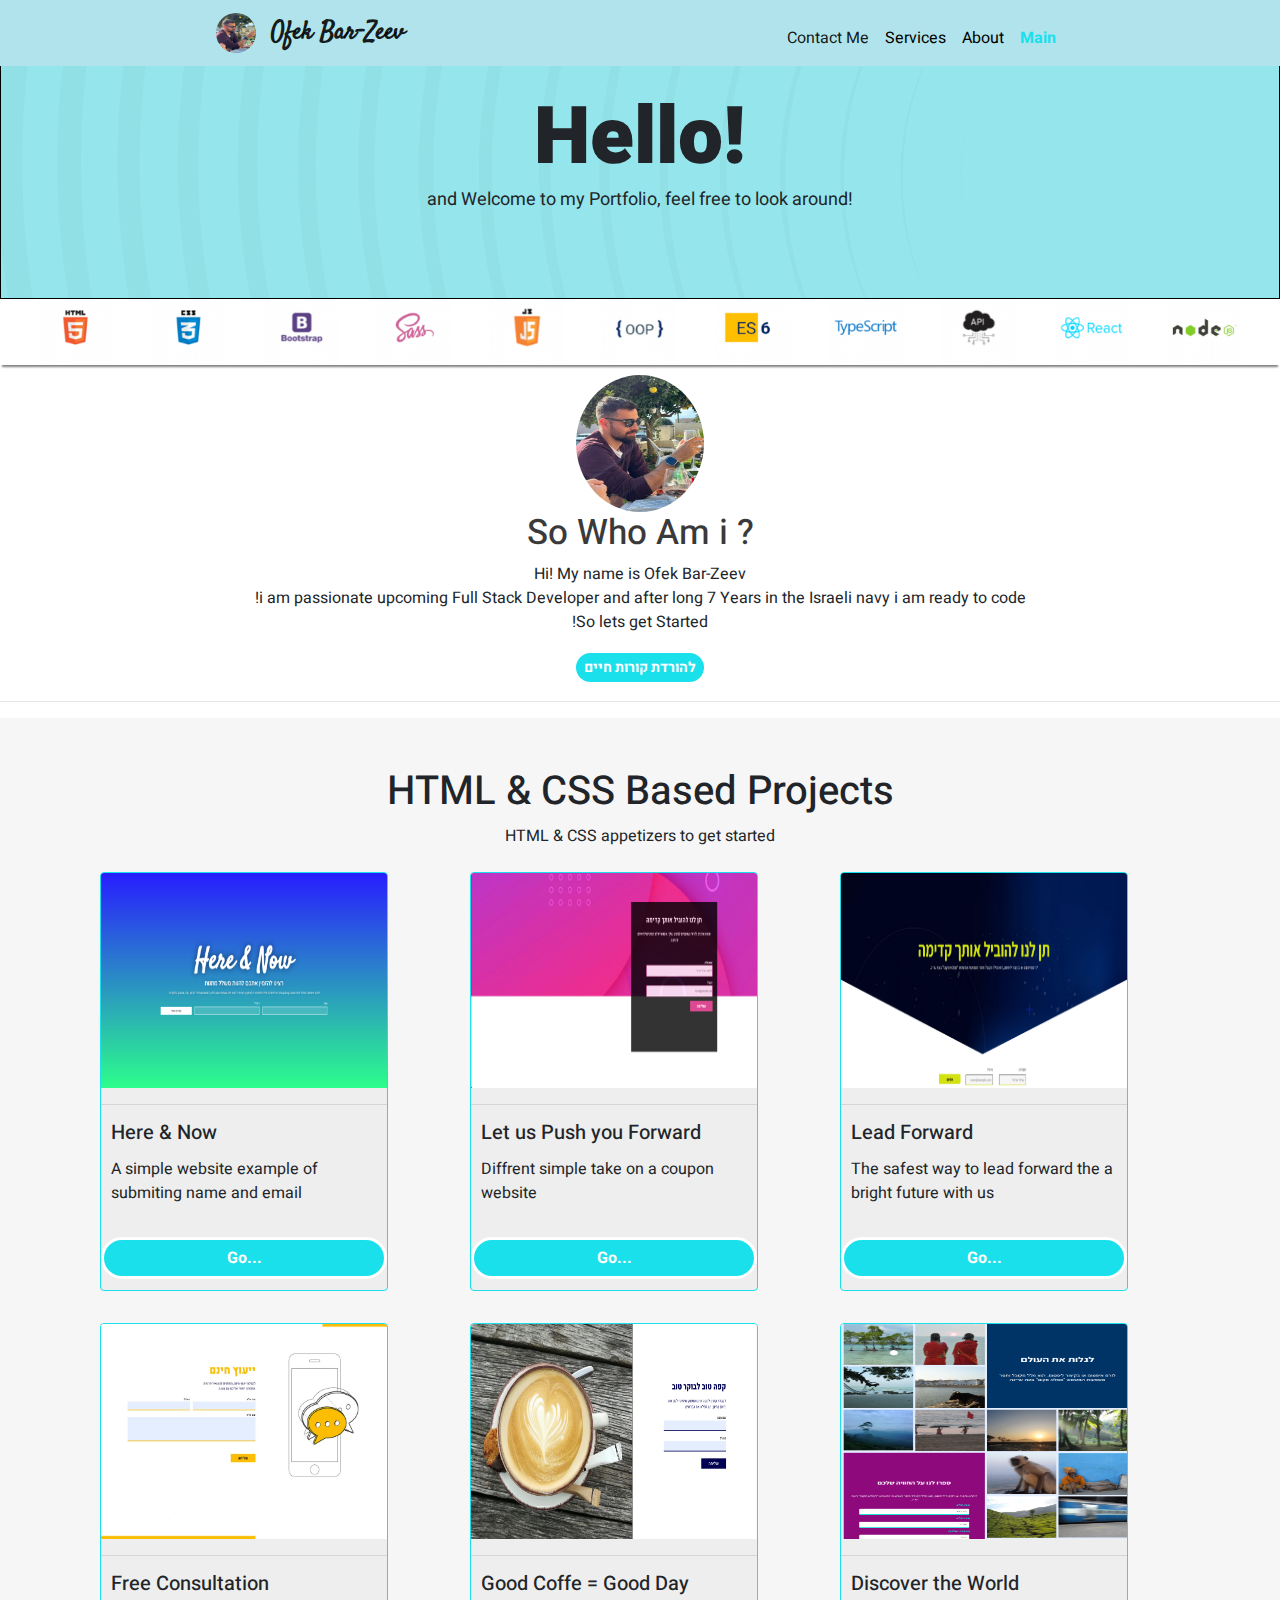
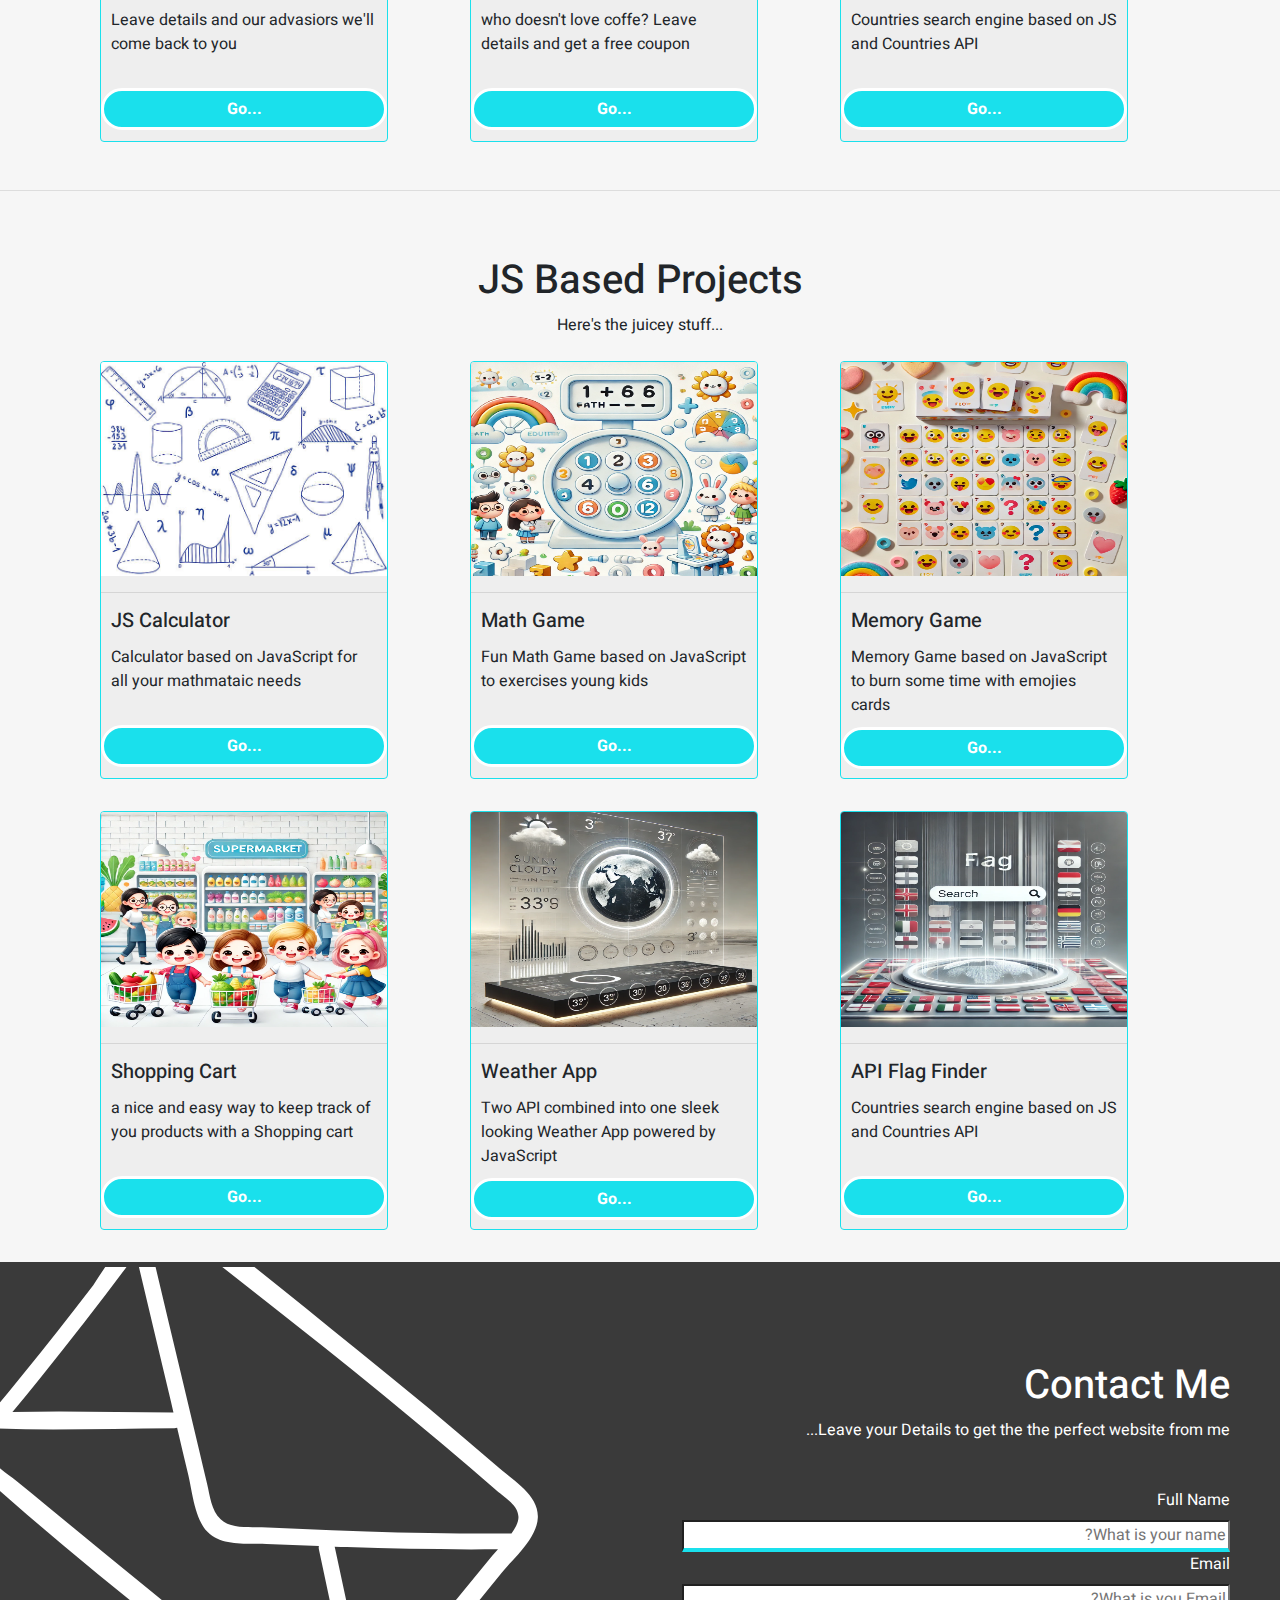
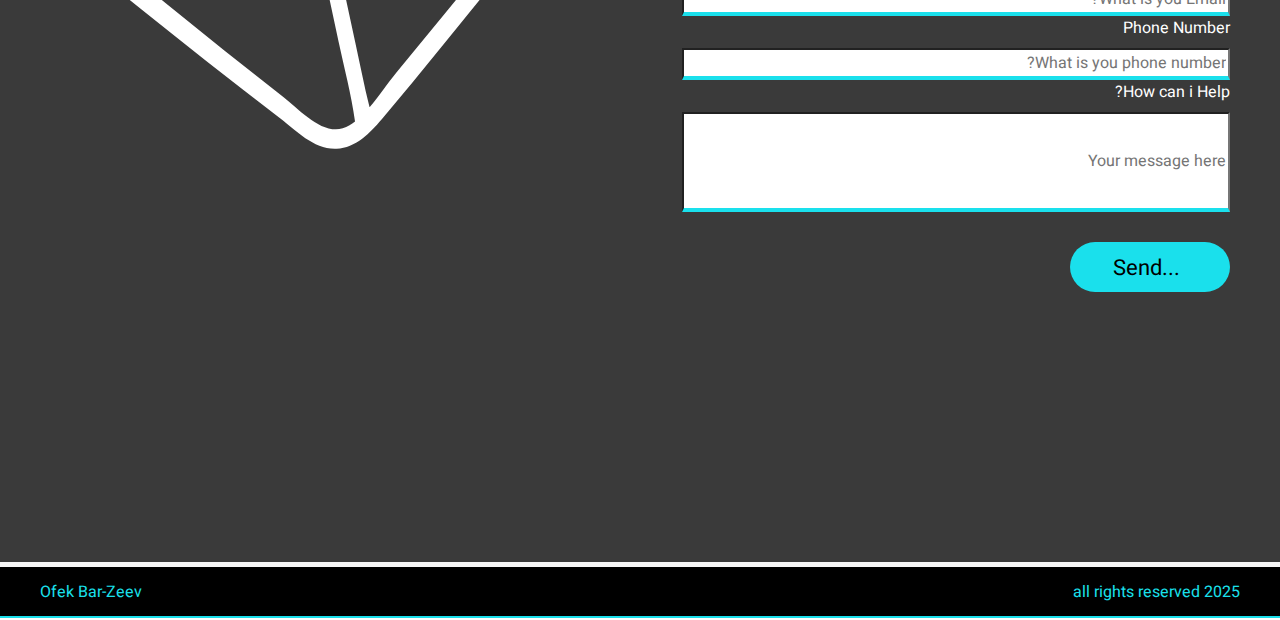
<file: index.html>
<!DOCTYPE html>
<html lang="en">

<head>
  <meta charset="UTF-8">
  <meta name="viewport" content="width=device-width, initial-scale=1.0">
  <title>Ofek Bar-Zeev Portfolio</title>
  <link rel="icon" href="path/to/favicon.ico">
  <link href="https://stackpath.bootstrapcdn.com/bootstrap/4.5.2/css/bootstrap.min.css" rel="stylesheet">
  <link rel="preconnect" href="https://fonts.googleapis.com">
  <link rel="preconnect" href="https://fonts.gstatic.com" crossorigin>
  <link href="https://fonts.googleapis.com/css2?family=Playwrite+PE:wght@100..400&family=Satisfy&display=swap"
    rel="stylesheet">
  <link rel="stylesheet" href="style/style.css">
</head>

<body>

  <nav class="navbar fixed-top navbar-expand-lg navbar-light">
    <a class="navbar-brand  " id="nav-left" href="#">
      <img src="images/ofek.png" alt="logo of ofek bar-zeev">
      <span class="name">Ofek Bar-Zeev</span>
    </a>
    <button class="navbar-toggler" type="button" data-toggle="collapse" data-target="#navbarNav"
      aria-controls="navbarNav" aria-expanded="false" aria-label="Toggle navigation">
      <span class="navbar-toggler-icon"></span>
    </button>
    <div class="collapse navbar-collapse" id="navbarNav">
      <ul class="navbar-nav ml-auto links--">
        <li class="nav-item active">
          <a class="nav-link" href="#contact-me">Contact Me</a>
        </li>
        <li class="nav-item">
          <a class="nav-link" href="#gallery">Services</a>
        </li>
        <li class="nav-item">
          <a class="nav-link" href="#about">About</a>
        </li>
        <li class="nav-item">
          <a class="nav-link" id="main" href="#hero">Main</a>
        </li>
      </ul>
    </div>
  </nav>

  <script src="https://code.jquery.com/jquery-3.5.1.slim.min.js"></script>
  <script src="https://cdn.jsdelivr.net/npm/@popperjs/core@2.5.4/dist/umd/popper.min.js"></script>
  <script src="https://stackpath.bootstrapcdn.com/bootstrap/4.5.2/js/bootstrap.min.js"></script>







  <div class="hero-section" id="hero">
    <div class="bg-overlay"></div>
    <h1>Hello!</h1>
    <p>
       and Welcome to my Portfolio, feel free to look around!
      <br>
    </p>
  </div>


  <section class="icons" id="icons">
    <img src="images/img-HTML.png" width="75px" height="75px"></div>
    <img src="images/img-CSS.png" width="75px" height="75px"> </div>
    <img src="images/img-Bootstrap.png" width="75px" height="75px"> </div>
    <img src="images/img-SASS.png" width="75px" height="75px"> </div>
    <img src="images/img-JS.png" width="75px" height="75px"> </div>
    <img src="images/img-OOP.png" width="75px" height="75px"> </div>
    <img src="images/img-ES6.png" width="75px" height="75px"> </div>
    <img src="images/img-TypeScript.png" width="75px" height="75px"> </div>
    <img src="images/img-API.png" width="75px" height="75px"> </div>
    <img src="images/img-React.png" width="75px" height="75px"> </div>
    <img src="images/img-NodeJS.png" width="75px" height="75px"> </div>
  </section>


  <main id="about">
    <img id="profilePic" src="images/ofek.png" alt="תמונת פרופיל">
    <h2> ? So Who Am i</h2>
    <p>

      Hi! My name is Ofek Bar-Zeev
      <br>
      i am passionate upcoming Full Stack Developer and  after long 7 Years in the Israeli navy i am ready to code!
      <br>
      So lets get Started!

    </p>
    <a href="Ofek Bar-Zeev CV.pdf" type="button" class="btn btn-primary btn-sm" download>להורדת קורות חיים</a>
  </main>
  <hr>


  

    <section class="main-pg-pic" id="gallery">
      <div class="main-tag">
        <h1> HTML & CSS Based Projects</h1>
        <p> HTML & CSS appetizers to get started</p>
      </div>



      <!-- Here & Now -->
      <section class="container mx-auto mt-4 ">
        <section class="row">
          <div class="col-md-4">
            <div class="card" style="width: 18rem;">
              <img class="card-img-top" src="images/project-landing-page-1.PNG" alt="Card image cap">
              <div class="card-body-JS">
                <hr>
                <h5 class="card-title">Here & Now</h5>
                <p class="card-text">A simple website example of submiting name and email</p>
                <div class="btnContainerJS adjBtns" >
                  <a href="projects/project6/p6_landing.html" class="btn btn-primary" id="card-btn">Go...</a>
                </div>
              </div>
            </div>
          </div>
    


          <!-- Let us push you forward -->
          <div class="col-md-4">
            <div class="card" style="width: 18rem;">
              <img class="card-img-top" src="projects/project1/images/landingpic1.png" alt="Card image cap">
              <div class="card-body-JS">
                <hr>
                <h5 class="card-title">Let us Push you Forward</h5>
                <p class="card-text"> Diffrent simple take on a coupon website</p>
                <div class="btnContainerJS adjBtns" >
                  <a href="projects/project1/landing_page1.html" class="btn btn-primary" id="card-btn">Go...</a> 
                </div>
              </div>
            </div>
          </div>



          <!-- Let us LEAD you forward -->
          <div class="col-md-4">
            <div class="card" style="width: 18rem;">
              <img class="card-img-top" src="projects/project2/images/preview.png" alt="Card image cap">
              <div class="card-body-JS">
                <hr>
                <h5 class="card-title">Lead Forward</h5>
                <p class="card-text">The safest way to lead forward the a bright future with us </p>
                <div class="btnContainerJS adjBtns">
                  <a href="projects/project2/Landing_page2.html" class="btn btn-primary" id="card-btn">Go...</a>
                </div>
              </div>
            </div>
          </div>

          <!--free consultation  -->
          <div class="col-md-4">
            <div class="card" style="width: 18rem;">
              <img class="card-img-top" src="projects/project3/images/free counsol.jpg" alt="Card image cap">
              <div class="card-body-JS">
                <hr>
                <h5 class="card-title">Free Consultation</h5>
                <p class="card-text">Leave details and our advasiors we'll come back to you </p>
                <div class="btnContainerJS adjBtns">
                  <a href="projects/project3/p3_landing.html" class="btn btn-primary" id="card-btn">Go...</a>
                </div>
              </div>
            </div>
          </div>

          <!-- a Good coffe for Good Day -->
          <div class="col-md-4">
            <div class="card" style="width: 18rem;">
              <img class="card-img-top" src="projects/project4/images/pg-3.png" alt="Card image cap">
              <div class="card-body-JS">
                <hr>
                <h5 class="card-title">Good Coffe = Good Day</h5>
                <p class="card-text">who doesn't love coffe? Leave details and get a free coupon </p>
                <div class="btnContainerJS adjBtns">
                  <a href="projects/project4/p4_landing.html" class="btn btn-primary" id="card-btn">Go...</a>
                </div>
              </div>
            </div>
          </div>
          <!-- Discover the World -->
          <div class="col-md-4">
            <div class="card" style="width: 18rem;">
              <img class="card-img-top" src="projects/project5/images/preview.png" alt="Card image cap">
              <div class="card-body-JS">
                <hr>
                <h5 class="card-title">Discover the World</h5>
                <p class="card-text">Countries search engine based on JS and Countries API</p>
                <div class="btnContainerJS adjBtns">
                  <a href="projects/project5/p5_landing.html" class="btn btn-primary" id="card-btn">Go...</a>
                </div>
              </div>
            </div>
          </div>
          <hr>
        </section>
      </section>
      </div>
      <hr>
      







    <!-- JS Div Headline -->
    <section class="main-pg-pic" id="gallery">
      <div class="main-tag">
        <h1> JS Based Projects</h1>
        <p> Here's the juicey stuff...</p>
      </div>



      <!-- JS Calculator -->
      <section class="container mx-auto mt-4 ">
        <section class="row">
          <div class="col-md-4">
            <div class="card" style="width: 18rem;">
              <img class="card-img-top" src="images/Math.jpg" alt="Card image cap">
              <div class="card-body-JS">
                <hr>
                <h5 class="card-title">JS Calculator</h5>
                <p class="card-text">Calculator based on JavaScript for all your mathmataic needs</p>
                <div class="btnContainerJS adjBtns" >
                  <a href="projects/JS Projects/Calculator/Landing Page - Calculator/landing_page - Calc.html" class="btn btn-primary" id="card-btn">Go...</a>
                </div>
              </div>
            </div>
          </div>
    


          <!-- Math Game -->
          <div class="col-md-4">
            <div class="card" style="width: 18rem;">
              <img class="card-img-top" src="images/Math Game.jpg" alt="Card image cap">
              <div class="card-body-JS">
                <hr>
                <h5 class="card-title">Math Game</h5>
                <p class="card-text"> Fun Math Game based on JavaScript to exercises young kids</p>
                <div class="btnContainerJS adjBtns" >
                  <a href="projects/JS Projects/math game/Landing Page - Math Game/landing_page - Math Game.html" class="btn btn-primary" id="card-btn">Go...</a> 
                </div>
              </div>
            </div>
          </div>



          <!-- Memory Game -->
          <div class="col-md-4">
            <div class="card" style="width: 18rem;">
              <img class="card-img-top" src="images/memory game.jpg" alt="Card image cap">
              <div class="card-body-JS">
                <hr>
                <h5 class="card-title">Memory Game</h5>
                <p class="card-text">Memory Game based on JavaScript to burn some time with emojies cards</p>
                <div class="btnContainerJS">
                  <a href="projects/JS Projects/Memory Game/Landing Page - Memory Game/landing_page - Memory Game.html" class="btn btn-primary" id="card-btn">Go...</a>
                </div>
              </div>
            </div>
          </div>
          <!--Products Cart  -->
          <div class="col-md-4">
            <div class="card" style="width: 18rem;">
              <img class="card-img-top" src="images/shopping cart img.png" alt="Card image cap">
              <div class="card-body-JS">
                <hr>
                <h5 class="card-title">Shopping Cart</h5>
                <p class="card-text">a nice and easy way to keep track of you products with a Shopping cart</p>
                <div class="btnContainerJS adjBtns" >
                  <a href="projects/JS Projects/Products/Landing Page - Shopping Cart/landing_page - Shopping Cart.html" class="btn btn-primary" id="card-btn">Go...</a>
                </div>
              </div>
            </div>
          </div>

          <!-- weather app -->
          <div class="col-md-4">
            <div class="card" style="width: 18rem;">
              <img class="card-img-top" src="images/weather app app.png" alt="Card image cap">
              <div class="card-body-JS">
                <hr>
                <h5 class="card-title">Weather App</h5>
                <p class="card-text">Two API combined into one sleek looking Weather App powered by JavaScript </p>
                <div class="btnContainerJS">
                  <a href="projects/JS Projects/Weather App/Landing Page - Weather App/landing_page - Weather App.html" class="btn btn-primary" id="card-btn">Go...</a>
                </div>
              </div>
            </div>
          </div>
          <!-- Flag Finder -->
          <div class="col-md-4">
            <div class="card" style="width: 18rem;">
              <img class="card-img-top" src="images/world flags thumbnail.png" alt="Card image cap">
              <div class="card-body-JS">
                <hr>
                <h5 class="card-title">API Flag Finder</h5>
                <p class="card-text">Countries search engine based on JS and Countries API</p>
                <div class="btnContainerJS adjBtns">
                  <a href="projects/JS Projects/World Flags/Landing Page - Flag Finder/landing_page - Flag Finder.html" class="btn btn-primary" id="card-btn">Go...</a>
                </div>
              </div>
            </div>
          </div>
          <hr>
        </section>
      </section>
      </div>
      

      <form>
        <div class="main-bg-form7" id="contact-me">
          <div class="h1-p-form">
            <h1> Contact Me</h1>
            <p>Leave your Details to get the the perfect website from me...</p>
          </div>
          <div class="final-form-1">
            <label for="text"> Full Name</label>
            <input type="text" class="final-input" id="text" placeholder="What is your name?" required>
            <label for="email">Email</label>
            <input type="email" class="final-input" id="email" autocomplete="on" placeholder="What is you Email?" required>
            <label for="phone">Phone Number</label>
            <input type="number" class="final-input" id="phone" autocomplete="on" placeholder="What is you phone number?" required>
            <label for="message"> How can i Help?</label>
            <input type="text" class="final-input-last" id="message" placeholder="Your message here" required>
            <button type="submit" value="submit" class="last-btn">...Send</button>
            <div class="envelop-img">
              <img src="images/contact_us.png" alt="envolope">
            </div>
          </div>
        </div>
      </form>
      

      <footer>
        <div class="down">
          <p>Ofek Bar-Zeev</p>
          <p>all rights reserved 2025</p>
        </div>
      </footer>


</body>

</html>
</file>
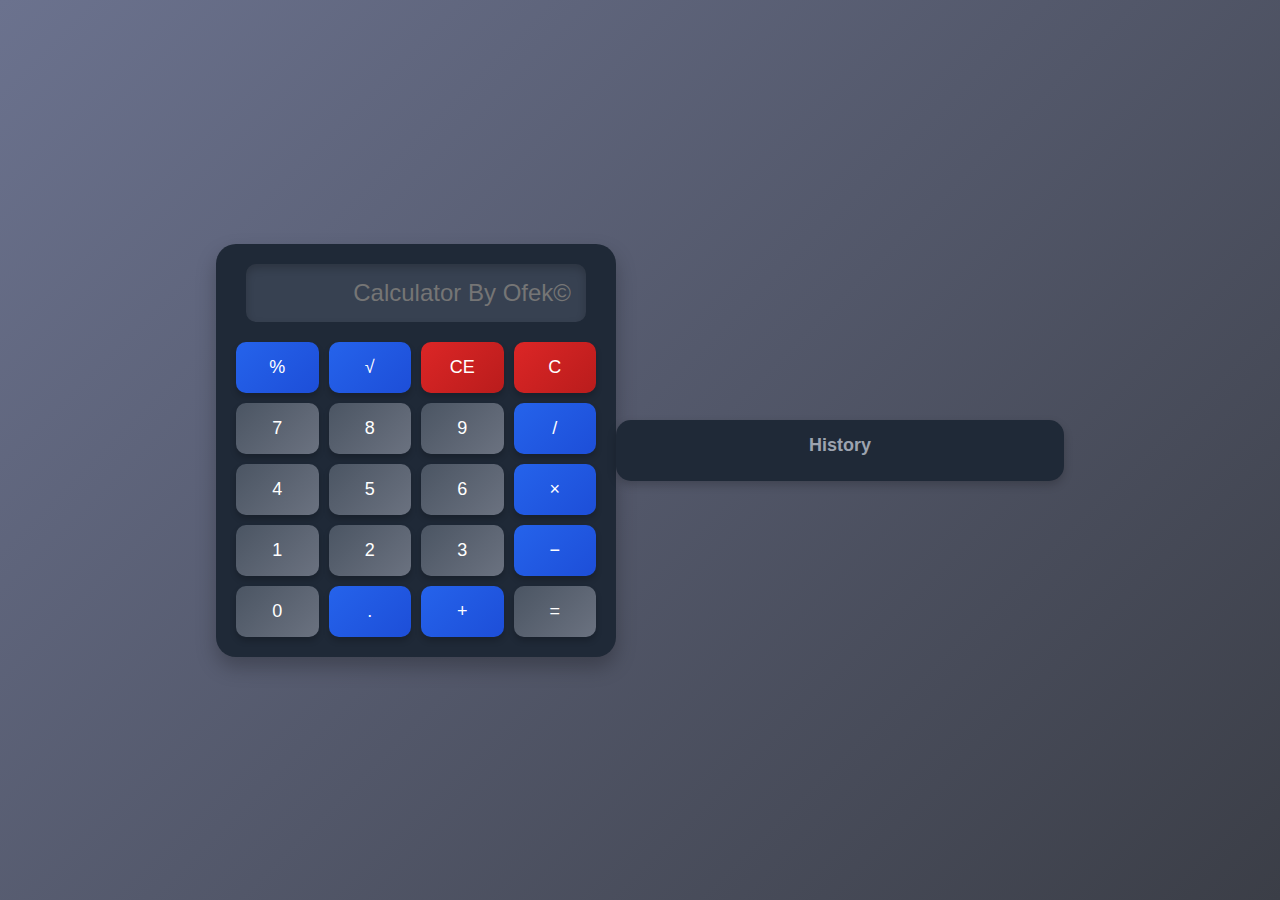
<file: projects/JS Projects/Calculator/index.html>
<!DOCTYPE html>
<html lang="en">
<head>
    <meta charset="UTF-8">
    <meta name="viewport" content="width=device-width, initial-scale=1.0">
    <link rel="stylesheet" href="style.css">
    <title>Calculator</title>
</head>
<body>
    <div class="container">
        <!-- Input Field -->
        <div class="inputField">
            <input type="text" id="inputField" placeholder="Calculator By Ofek©" readonly>
        </div>

        <!-- Buttons Container -->
        <div class="buttons">
            <!-- Top Row -->
            <div class="row">
                <button class="operator" id="%">%</button>
                <button class="operator" id="squareRoot">√</button>
                <button class="operator" id="ce">CE</button>
                <button class="operator" id="clear">C</button>
            </div>
            <!-- Numbers and Operators -->
            <div class="row">
                <button class="number-btn" id="7">7</button>
                <button class="number-btn" id="8">8</button>
                <button class="number-btn" id="9">9</button>
                <button class="operator" id="/">/</button>
            </div>
            <div class="row">
                <button class="number-btn" id="4">4</button>
                <button class="number-btn" id="5">5</button>
                <button class="number-btn" id="6">6</button>
                <button class="operator" id="X">×</button>
            </div>
            <div class="row">
                <button class="number-btn" id="1">1</button>
                <button class="number-btn" id="2">2</button>
                <button class="number-btn" id="3">3</button>
                <button class="operator" id="-">−</button>
            </div>
            <div class="row">
                <button class="number-btn" id="0">0</button>
                <button class="operator" id=".">.</button>
                <button class="operator" id="+">+</button>
                <button id="=">=</button>
            </div>
        </div>
    </div>

 <!-- History Section -->
 <div class="history">
    <h2>History</h2>
    <ul id="historyList"></ul>
</div>

    <script src="script.js"></script>
</body>
</html>
</file>
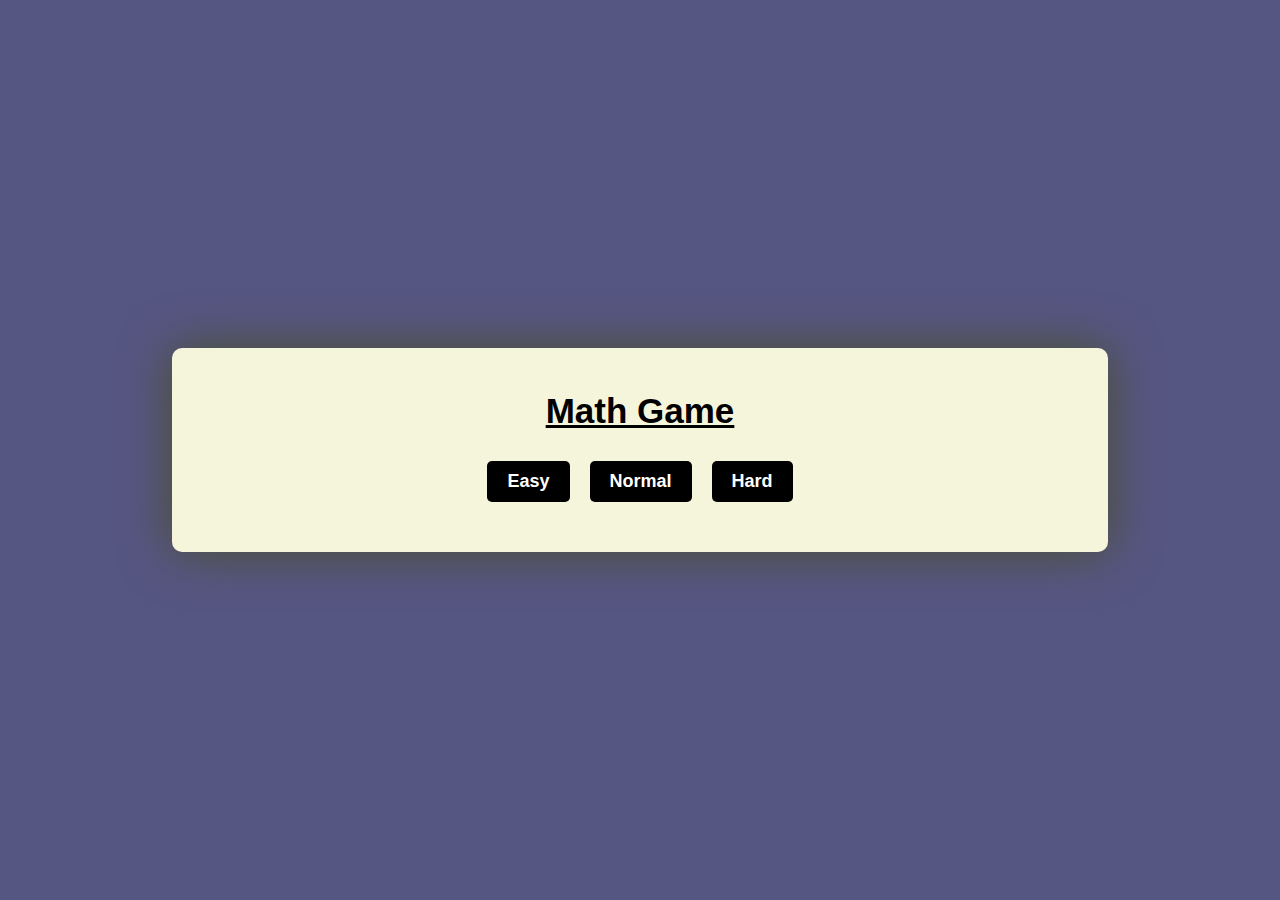
<file: projects/JS Projects/math game/index.html>
<!DOCTYPE html>
<html lang="en">
<head>
    <meta charset="UTF-8">
    <meta name="viewport" content="width=device-width, initial-scale=1.0">
    <title>Math Game</title>
    <link rel="stylesheet" href="style/style.css">
    <script src="scripts/index.js" defer></script>
</head>
<body>
    <div class="container">
        <h1 class="title">Math Game</h1>

        <div id="difficultyButtons" style="text-align: center; margin-bottom: 20px; ">
            <!-- Difficulty buttons will be dynamically added here -->
        </div>

        <div class="game">
            <p id="question">Question will appear here</p>
            <input type="number" id="answerInput" placeholder="Enter your answer">
            <button id="submitButton" onclick="checkAnswer()">Submit</button>
            <button id="goBackButton" onclick="showDifficulty()">Go Back</button>
            <p id="result"></p>
        </div>
    </div>
</body>
</html>
</file>
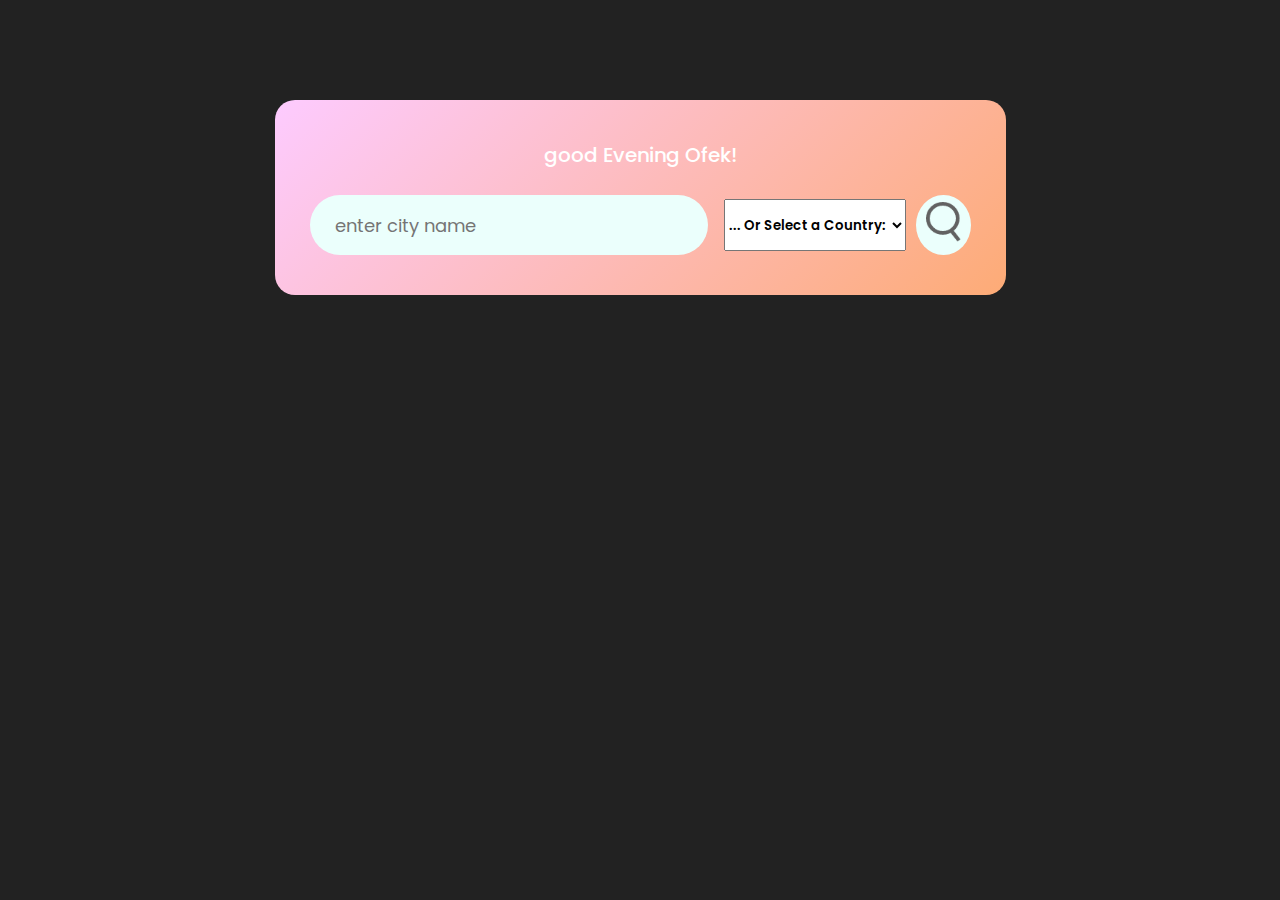
<file: projects/JS Projects/Weather App/index.html>
<!DOCTYPE html>
<html lang="en">
  <head>
    <meta charset="UTF-8" />
    <meta name="viewport" content="width=device-width, initial-scale=1.0" />
    <title>Document</title>
    <link rel="stylesheet" href="style.css" />
    <script src="script.js" defer></script>
  </head>
  <body>
    <div id="card">
      <div id="hello"></div>
      <div class="search">
        <input type="text" placeholder="enter city name" spellcheck="false" />
        <select id="countryDropdown" >
          <option value="Select Country" >... Or Select a Country:</option>
        </select>
        <button id="searchBtn"><img src='images/search.png'</button>
      </div>
      <div class="erorr">
        <p>Invalid City Name</p>
      </div>
      <div class="weather">
        <img src="images/rain.png" class="weather-icon" />
        <h1 class="temp">--°c</h1>
        <h2 class="city">-- --</h2>
        <div class="details">
          <div class="col">
            <img src="images/humidity.png" />
            <div>
              <p class="humidity">--%</p>
              <p>Humidity</p>
            </div>
          </div>
          <div class="col">
            <img src="images/wind.png" />
            <div>
              <p class="wind">-- Km/h</p>
              <p>Wind Speed</p>
            </div>
          </div>
        </div>
      </div>
    </div>
  </body>
</html>
</file>
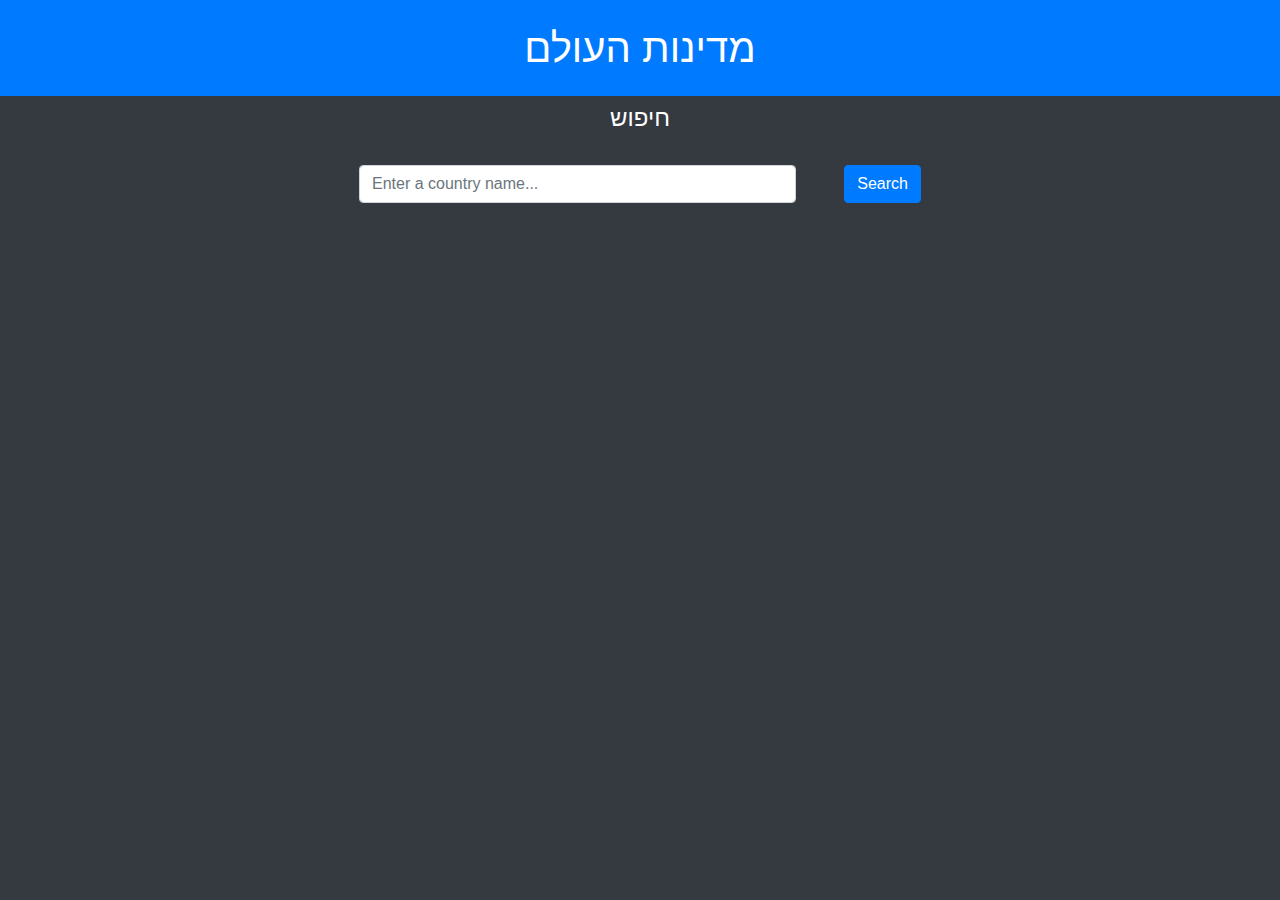
<file: projects/JS Projects/World Flags/index.html>
<!DOCTYPE html>
<html lang="en">
  <head>
    <meta charset="UTF-8" />
    <meta name="viewport" content="width=device-width, initial-scale=1.0" />
    <title>Countries Project</title>

    <!-- Bootstrap link -->
    <link
      rel="stylesheet"
      href="https://cdn.jsdelivr.net/npm/bootstrap@4.3.1/dist/css/bootstrap.min.css"
      integrity="sha384-ggOyR0iXCbMQv3Xipma34MD+dH/1fQ784/j6cY/iJTQUOhcWr7x9JvoRxT2MZw1T"
      crossorigin="anonymous"
    />
    <!-- Font Awsome Link -->
    <link
      rel="stylesheet"
      href="https://cdnjs.cloudflare.com/ajax/libs/font-awesome/4.7.0/css/font-awesome.min.css"
    />

    <!-- Custom CSS -->
    <link rel="stylesheet" href="styles.css" />
    <script src="./scripts/index.js" defer type="module"></script>
  </head>
  <body class="bg-dark">
    <!-- Title -->
    <div class="bg-primary">
      <h1 class="text-center text-white p-4">מדינות העולם</h1>
    </div>

    <!-- Search -->
<h4 class="text-center text-white">חיפוש</h4>
<div class="m-auto mt-1 d-flex justify-content-center col-md-6 col-sm-12">
  <input id="search-input" class="form-control m-4" placeholder="Enter a country name..." />
  <button id="search-button" class="btn btn-primary m-4">Search</button>
</div>


    <!-- Cards -->
    <div id="cards" class="container d-flex flex-wrap justify-content-center"></div>

    <!-- Bootstrap scripts -->
    <script
      src="https://code.jquery.com/jquery-3.3.1.slim.min.js"
      integrity="sha384-q8i/X+965DzO0rT7abK41JStQIAqVgRVzpbzo5smXKp4YfRvH+8abtTE1Pi6jizo"
      crossorigin="anonymous"
    ></script>
    <script
      src="https://cdn.jsdelivr.net/npm/popper.js@1.14.7/dist/umd/popper.min.js"
      integrity="sha384-UO2eT0CpHqdSJQ6hJty5KVphtPhzWj9WO1clHTMGa3JDZwrnQq4sF86dIHNDz0W1"
      crossorigin="anonymous"
    ></script>
    <script
      src="https://cdn.jsdelivr.net/npm/bootstrap@4.3.1/dist/js/bootstrap.min.js"
      integrity="sha384-JjSmVgyd0p3pXB1rRibZUAYoIIy6OrQ6VrjIEaFf/nJGzIxFDsf4x0xIM+B07jRM"
      crossorigin="anonymous"
    ></script>
  </body>
</html>
</file>
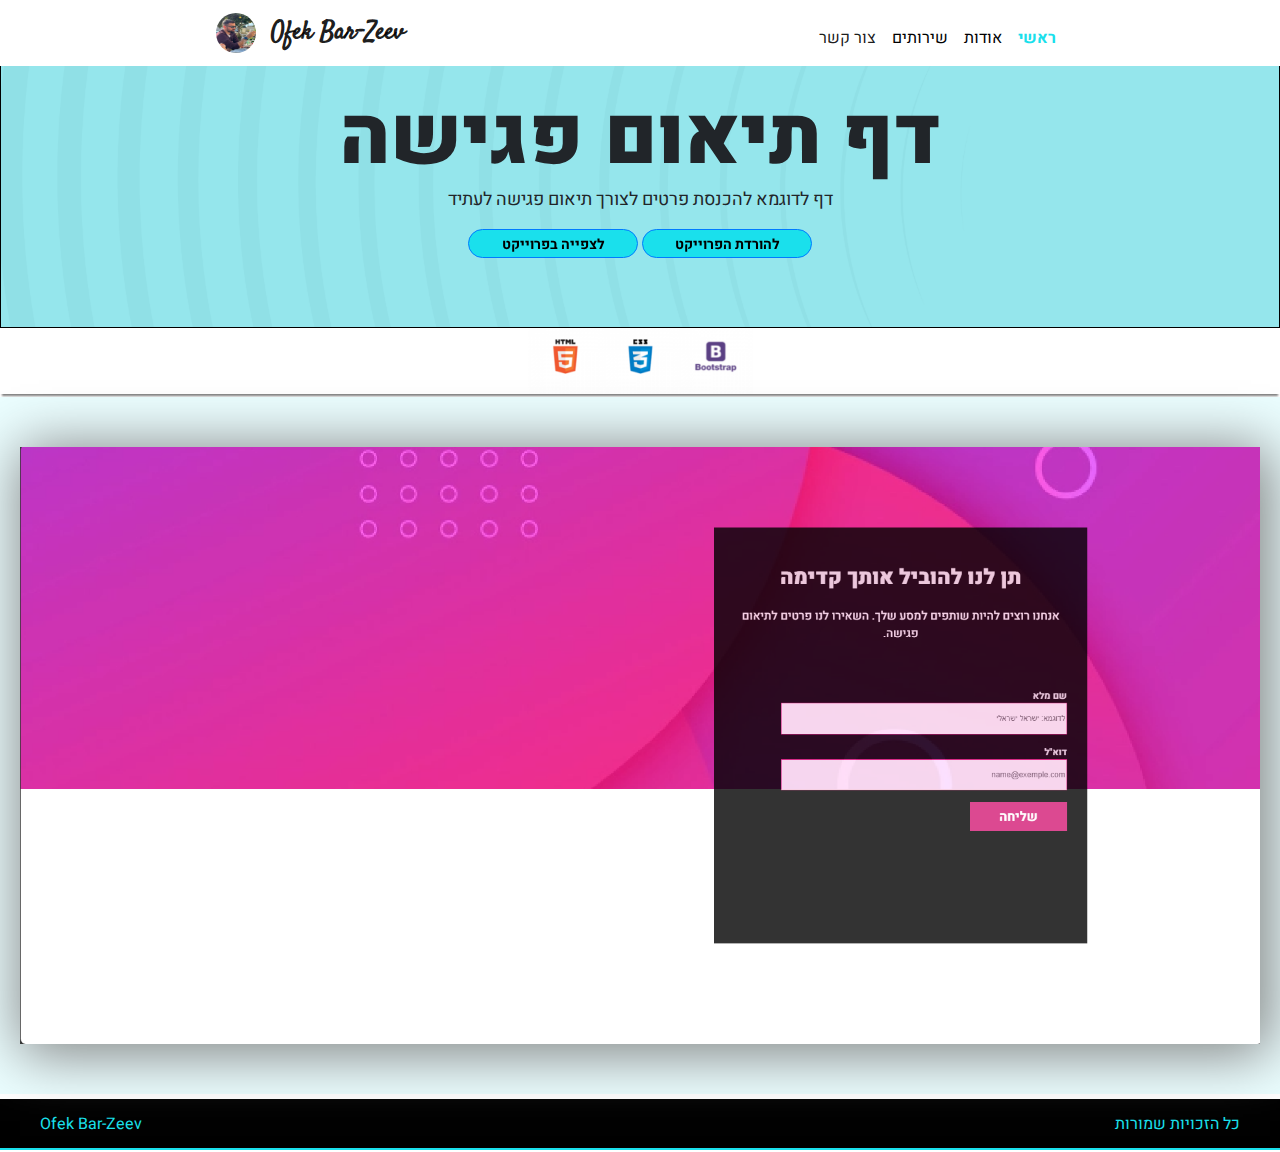
<file: projects/project1/landing_page1.html>
<!DOCTYPE html>
<html lang="en">

<head>
    <meta charset="UTF-8">
    <meta name="viewport" content="width=device-width, initial-scale=1.0">
    <title>Landing Page 1</title>
    <link rel="icon" href="path/to/favicon.ico">
    <link href="https://stackpath.bootstrapcdn.com/bootstrap/4.5.2/css/bootstrap.min.css" rel="stylesheet">
    <link rel="preconnect" href="https://fonts.googleapis.com">
<link rel="preconnect" href="https://fonts.gstatic.com" crossorigin>
<link href="https://fonts.googleapis.com/css2?family=Playwrite+PE:wght@100..400&family=Satisfy&display=swap" rel="stylesheet">
<link rel="stylesheet" href="style/style_landing.css">


</head>

<body>

    <nav class="navbar fixed-top navbar-expand-lg navbar-light">
        <a class="navbar-brand  " id="nav-left" href="../../index.html">
            <img src="images/ofek.png" alt="logo of ofek bar-zeev">
<span class="name">Ofek Bar-Zeev</span>
</a>
        <button class="navbar-toggler" type="button" data-toggle="collapse" data-target="#navbarNav"
            aria-controls="navbarNav" aria-expanded="false" aria-label="Toggle navigation">
            <span class="navbar-toggler-icon"></span>
        </button>
        <div class="collapse navbar-collapse" id="navbarNav">
            <ul class="navbar-nav ml-auto links--">
                <li class="nav-item active">
                    <a class="nav-link" href="#">צור קשר</a>
                </li>
                <li class="nav-item">
                    <a class="nav-link" href="#">שירותים</a>
                </li>
                <li class="nav-item">
                    <a class="nav-link" href="#">אודות</a>
                </li>
                <li class="nav-item">
                    <a class="nav-link" id="main" href="#">ראשי</a>
                </li>
            </ul>
        </div>
    </nav>

    <script src="https://code.jquery.com/jquery-3.5.1.slim.min.js"></script>
    <script src="https://cdn.jsdelivr.net/npm/@popperjs/core@2.5.4/dist/umd/popper.min.js"></script>
    <script src="https://stackpath.bootstrapcdn.com/bootstrap/4.5.2/js/bootstrap.min.js"></script>


    </header>

        

        <div class="hero-section">
            
            <div class="bg-overlay"></div>
            <h1>דף תיאום פגישה</h1>
            <p>
                דף לדוגמא להכנסת פרטים לצורך תיאום פגישה לעתיד
            </p>
            <div id="btntop">
                <a href="../project1/p1.html" type="button" class="btn btn-primary btn-sm" >לצפייה בפרוייקט</a>
                <a href="../project1/p1.html" type="button" class="btn btn-primary btn-sm" download="../project1/p1.html">להורדת הפרוייקט</a></div>
        </div>
        

        
        
        

        <section class="icons" id="icons">
    <img src="images/img-HTML.png" width="75px" height="75px">
    <img src="images/img-CSS.png" width="75px" height="75px"> 
    <img src="images/img-Bootstrap.png" width="75px" height="75px"> 

    </section>

    <div class="secBG"><img src="images/landingpic1.png" alt="דף נחיתה">
        
    </div>


    <footer>
        <div class="down">
            <p>Ofek Bar-Zeev</p>
            <p>כל הזכויות שמורות</p>
        </div>
    </footer>
   

</body>

</html>
</file>
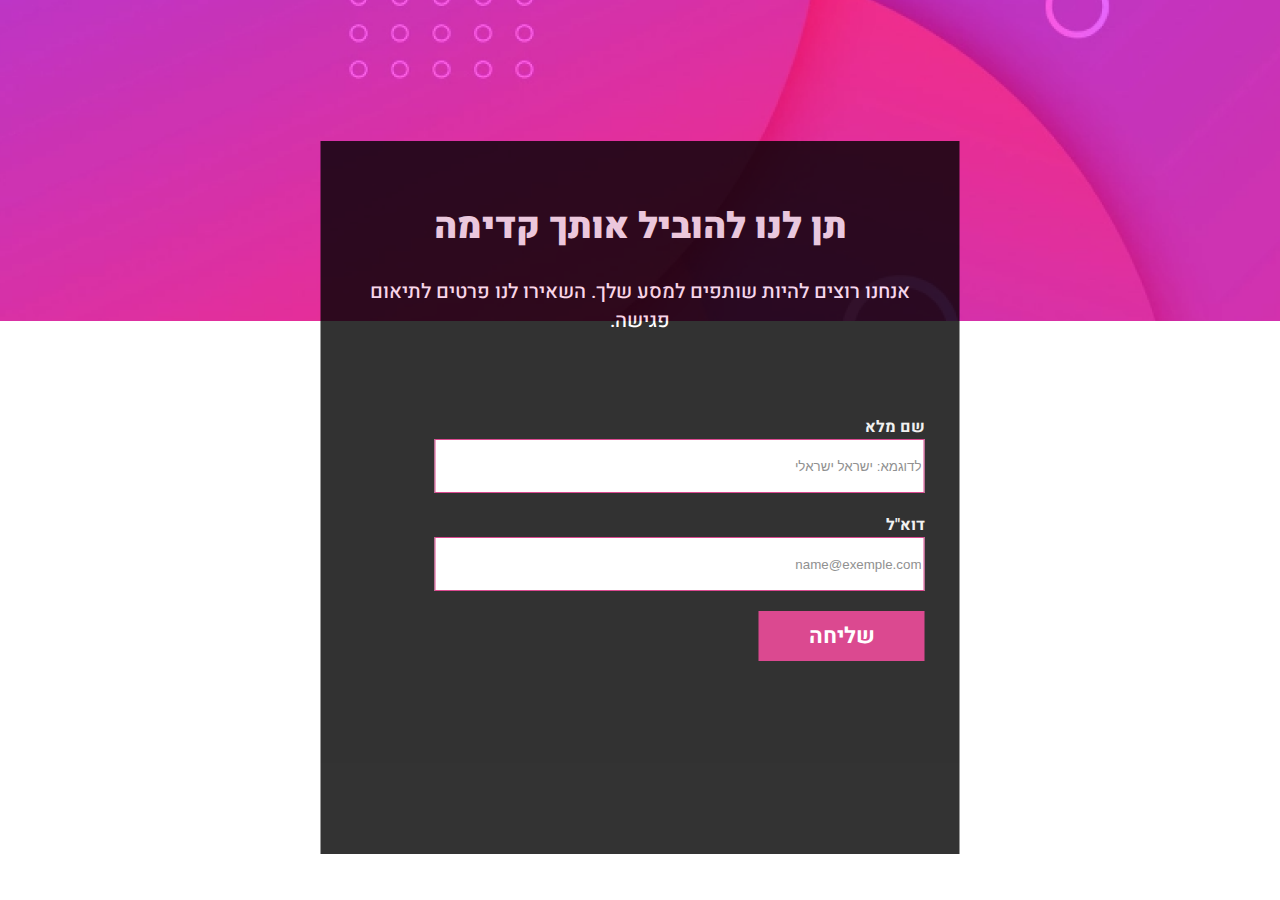
<file: projects/project1/p1.html>
<!DOCTYPE html>
<html lang="en">
<head>
    <meta charset="UTF-8">
    <meta name="viewport" content="width=device-width, initial-scale=1.0">
    <title>Project 1</title>
    <link rel="stylesheet" href="style/style.css">

    

   
</head>
<body>
    <div class="upper">
        <div class="content">
            <h1>תן לנו להוביל אותך קדימה</h1>
            <p>אנחנו רוצים להיות שותפים למסע שלך. השאירו לנו פרטים לתיאום פגישה.</p>
            <form>
                <label >שם מלא</label>
                <br>
                <input class="field" type="text" placeholder="לדוגמא: ישראל ישראלי" required>
                <br>
                <label>דוא"ל</label>
                <br>
                <input class="field" type="email" placeholder="name@exemple.com" required>
                <br>
                <input type="submit" value="שליחה">
            </form>
        </div>
        
        
    </div>
    
</body>
</html>
</file>
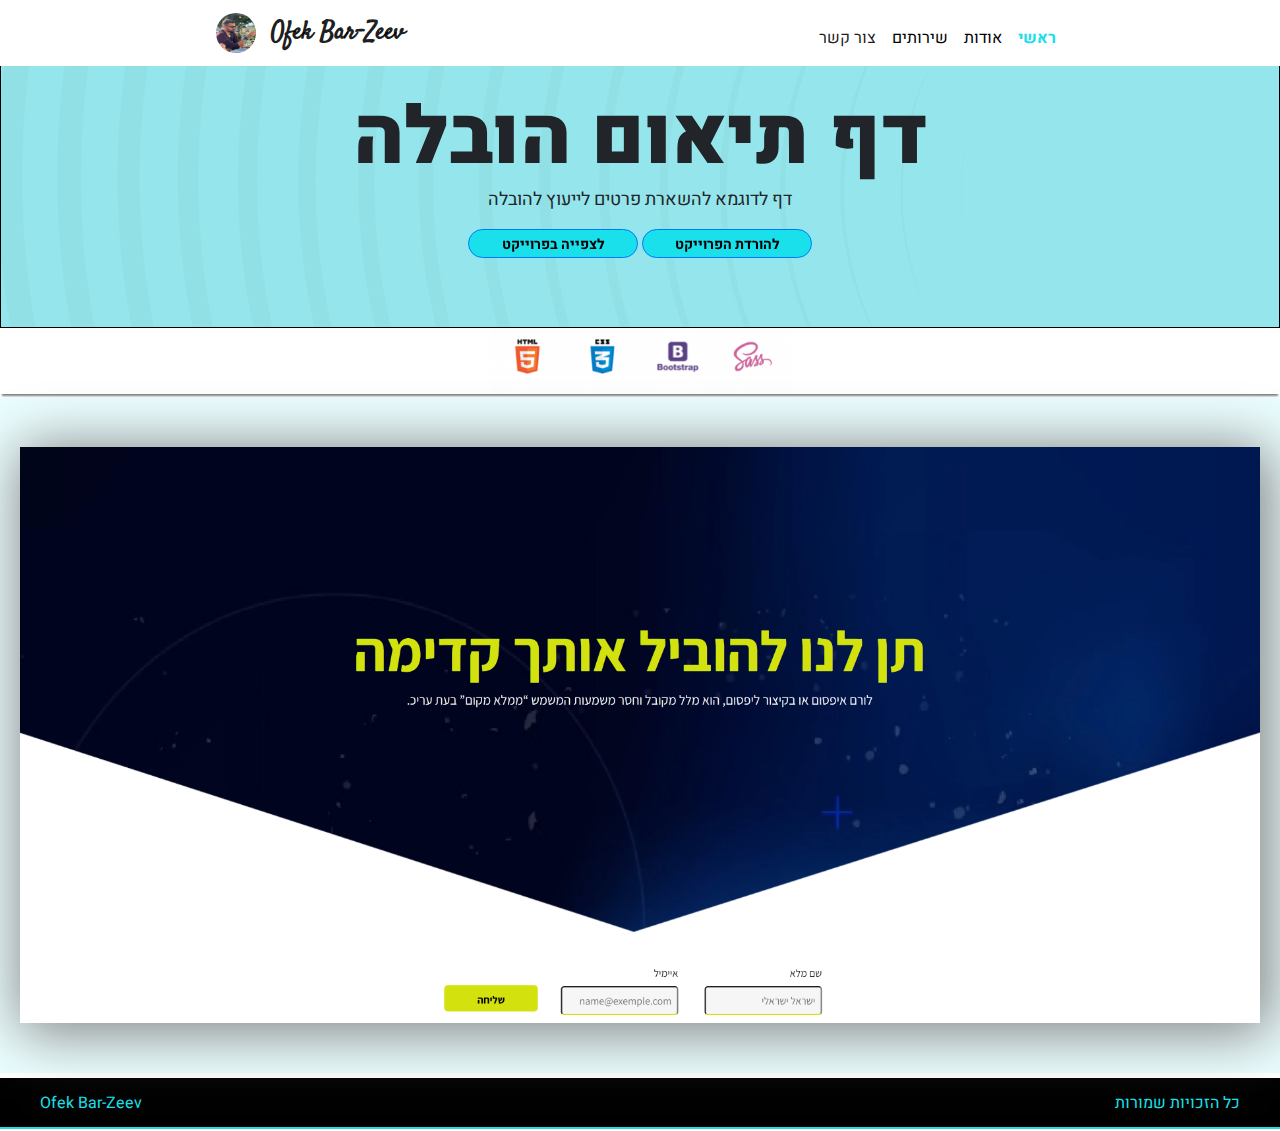
<file: projects/project2/Landing_page2.html>
<!DOCTYPE html>
<html lang="en">

<head>
    <meta charset="UTF-8">
    <meta name="viewport" content="width=device-width, initial-scale=1.0">
    <title>Landing Page 2</title>
    <link rel="icon" href="path/to/favicon.ico">
    <link href="https://stackpath.bootstrapcdn.com/bootstrap/4.5.2/css/bootstrap.min.css" rel="stylesheet">
    <link rel="preconnect" href="https://fonts.googleapis.com">
<link rel="preconnect" href="https://fonts.gstatic.com" crossorigin>
<link href="https://fonts.googleapis.com/css2?family=Playwrite+PE:wght@100..400&family=Satisfy&display=swap" rel="stylesheet">
<link rel="stylesheet" href="style/style_landing.css">


</head>

<body>

    <nav class="navbar fixed-top navbar-expand-lg navbar-light">
        <a class="navbar-brand  " id="nav-left" href="../../index.html">
            <img src="images/ofek.png" alt="logo of ofek bar-zeev">
<span class="name">Ofek Bar-Zeev</span>
</a>
        <button class="navbar-toggler" type="button" data-toggle="collapse" data-target="#navbarNav"
            aria-controls="navbarNav" aria-expanded="false" aria-label="Toggle navigation">
            <span class="navbar-toggler-icon"></span>
        </button>
        <div class="collapse navbar-collapse" id="navbarNav">
            <ul class="navbar-nav ml-auto links--">
                <li class="nav-item active">
                    <a class="nav-link" href="#">צור קשר</a>
                </li>
                <li class="nav-item">
                    <a class="nav-link" href="#">שירותים</a>
                </li>
                <li class="nav-item">
                    <a class="nav-link" href="#">אודות</a>
                </li>
                <li class="nav-item">
                    <a class="nav-link" id="main" href="#">ראשי</a>
                </li>
            </ul>
        </div>
    </nav>

    <script src="https://code.jquery.com/jquery-3.5.1.slim.min.js"></script>
    <script src="https://cdn.jsdelivr.net/npm/@popperjs/core@2.5.4/dist/umd/popper.min.js"></script>
    <script src="https://stackpath.bootstrapcdn.com/bootstrap/4.5.2/js/bootstrap.min.js"></script>


    </header>

        

        <div class="hero-section">
            
            <div class="bg-overlay"></div>
            <h1>דף תיאום הובלה</h1>
            <p>
                דף לדוגמא להשארת פרטים לייעוץ להובלה
            </p>
            <div id="btntop">
                <a href="../project2/p2.html" type="button" class="btn btn-primary btn-sm" >לצפייה בפרוייקט</a>
                <a href="../project2/p2.html" type="button" class="btn btn-primary btn-sm" download="../project2/p2.html">להורדת הפרוייקט</a></div>
        </div>
        

        
        
        

        <section class="icons" id="icons">
    <img src="images/img-HTML.png" width="75px" height="75px">
    <img src="images/img-CSS.png" width="75px" height="75px"> 
    <img src="images/img-Bootstrap.png" width="75px" height="75px"> 
    <img src="images/img-SASS.png" width="75px" height="75px"> 

    </section>

    <div class="secBG"><img src="images/preview.png" alt="דף נחיתה">
        
    </div>


    <footer>
        <div class="down">
            <p>Ofek Bar-Zeev</p>
            <p>כל הזכויות שמורות</p>
        </div>
    </footer>
   

</body>

</html>
</file>
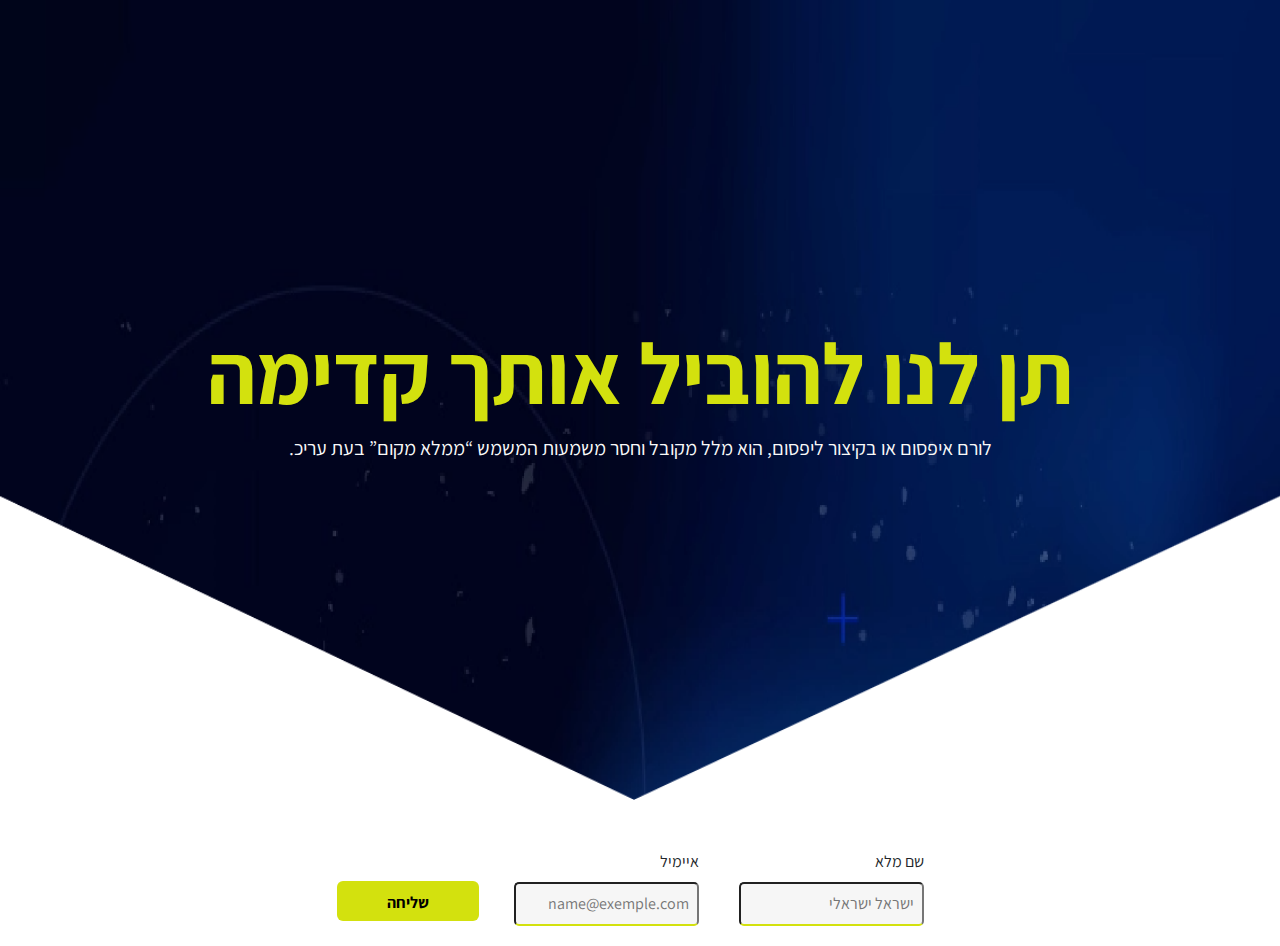
<file: projects/project2/p2.html>
<!DOCTYPE html>
<html lang="en">

<head>
    <meta charset="UTF-8">
    <meta name="viewport" content="width=device-width, initial-scale=1.0">
    <link href="https://cdn.jsdelivr.net/npm/bootstrap@5.3.3/dist/css/bootstrap.min.css" rel="stylesheet"
        integrity="sha384-QWTKZyjpPEjISv5WaRU9OFeRpok6YctnYmDr5pNlyT2bRjXh0JMhjY6hW+ALEwIH" crossorigin="anonymous">
    <script src="https://cdn.jsdelivr.net/npm/bootstrap@5.3.3/dist/js/bootstrap.bundle.min.js"
        integrity="sha384-YvpcrYf0tY3lHB60NNkmXc5s9fDVZLESaAA55NDzOxhy9GkcIdslK1eN7N6jIeHz"
        crossorigin="anonymous"></script>
    <title>Project 2</title>
    <link rel="stylesheet" href="style/style.css">





</head>

<body>
    <container class="mainContent">
        <div class="mainProject">
            <img src="images/bg_15.png">
            <div class="cardInfo">
                <h1>תן לנו להוביל אותך קדימה</h1>
                <p>לורם איפסום או בקיצור ליפסום, הוא מלל מקובל וחסר משמעות המשמש “ממלא מקום” בעת עריכ.</p>
            </div>
        </div>
        <form>
            <div class="formGroup">
                <label for="name">שם מלא</label>
                <input class="field" type="text" placeholder="ישראל ישראלי" required>
            </div>
            <div class="formGroup">
                <label for="email">איימיל</label>
                <input class="field" type="email" placeholder="name@exemple.com" required>
            </div>
            <button type="button" class="btn btn-primary">שליחה</button>
        </form>
    </container>
</body>

</html>
</file>
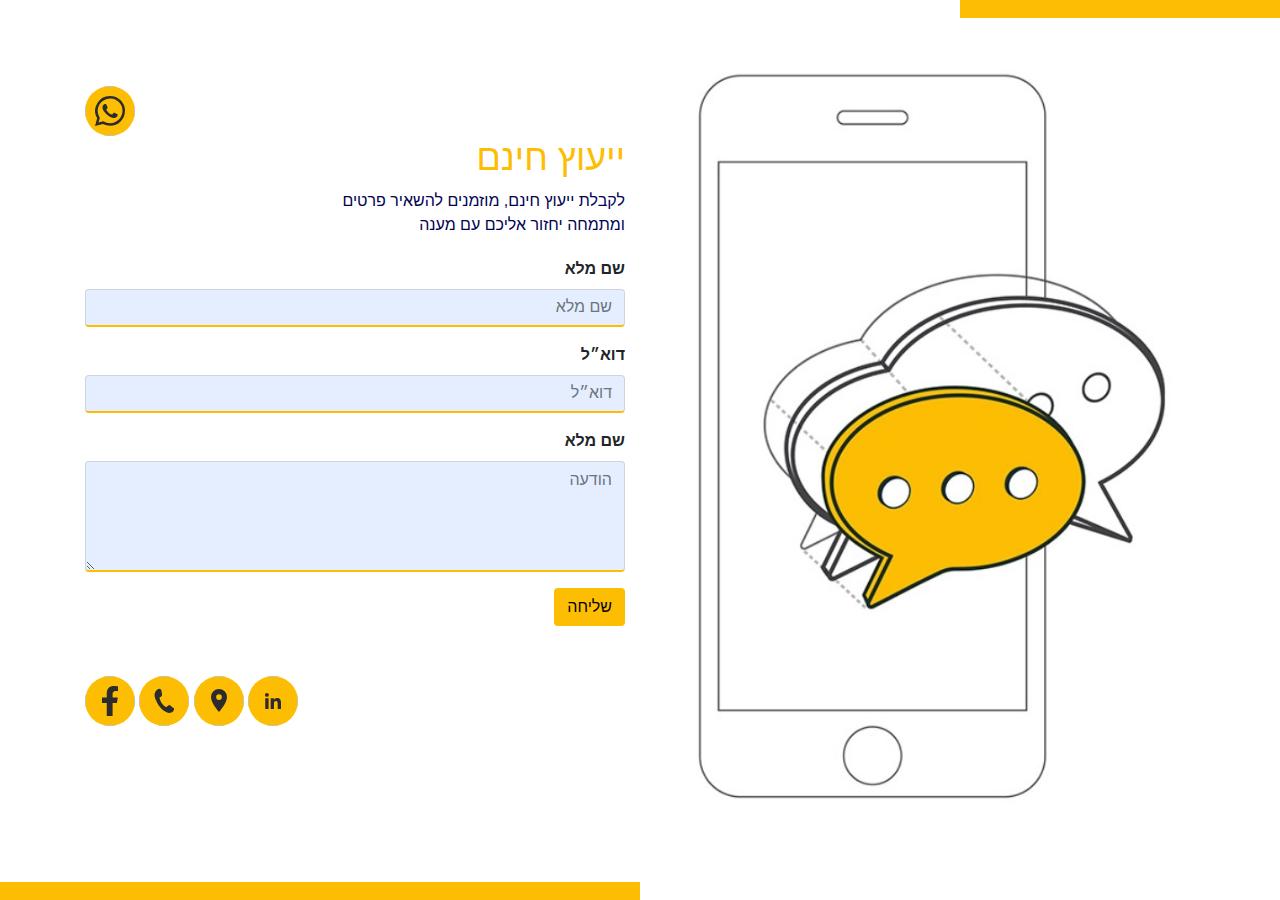
<file: projects/project3/p3.html>
<!DOCTYPE html>
<html lang="en">

<head>
    <meta charset="UTF-8">
    <meta name="viewport" content="width=device-width, initial-scale=1.0">

    <title>ייעוץ חינם</title>
    <link href="https://maxcdn.bootstrapcdn.com/bootstrap/4.5.2/css/bootstrap.min.css" rel="stylesheet">
    <link rel="icon" href="path/to/favicon.ico">
    <link href="https://stackpath.bootstrapcdn.com/bootstrap/4.5.2/css/bootstrap.min.css" rel="stylesheet">
    <link rel="preconnect" href="https://fonts.googleapis.com">
    <link rel="preconnect" href="https://fonts.gstatic.com" crossorigin>
    <link href="https://fonts.googleapis.com/css2?family=Playwrite+PE:wght@100..400&family=Satisfy&display=swap"
        rel="stylesheet">
    <link rel="stylesheet" href="style/style.css">


</head>

<body>
    <div class="upperLineContainer">
    <div class="upperLine"></div>
    </div>
    <div class="container">
        <div class="row">
            <div class="col-md-6 image-container d-flex justify-content-center align-items-center">
                <img src="images/phone.jpg" alt="ייעוץ חינם">
            </div>
            <div class="col-md-6 form-container">
                <img class="head-img" alt="">
                <h1>ייעוץ חינם</h1>
                <p>לקבלת ייעוץ חינם, מוזמנים להשאיר פרטים <br>ומתמחה יחזור אליכם עם מענה</p>
                <form action="#" method="POST">
                    <div class="form-group">
                        <label for="texe" class="font-weight-bold"> שם מלא</label>
                        <input type="text" class="form-control" name="name" placeholder="שם מלא" required>
                    </div>
                    <div class="form-group">
                        <label for="email" class="font-weight-bold">דוא״ל</label>
                        <input type="email" class="form-control" name="email" placeholder="דוא״ל" required>
                    </div>
                    <div class="form-group">
                        <label for="" class="font-weight-bold">שם מלא</label>
                        <textarea class="form-control" name="message" placeholder="הודעה" rows="4" required></textarea>
                    </div>
                    <button type="submit" class="btn btn-custom right-btn">שליחה</button>
                </form>
                <div class="icon-i">
                    <img alt="">
                    <img alt="">
                    <img alt="">
                    <img alt="">
                </div>
                
            </div>
        </div>
    </div>

    <script src="https://code.jquery.com/jquery-3.5.1.slim.min.js"></script>
    <script src="https://cdn.jsdelivr.net/npm/@popperjs/core@2.9.2/dist/umd/popper.min.js"></script>
    <script src="https://maxcdn.bootstrapcdn.com/bootstrap/4.5.2/js/bootstrap.min.js"></script>
    <div class="bottomLineContainer">
        <div class="bottomLine"></div>
    </div>
</body>

</html>
</file>
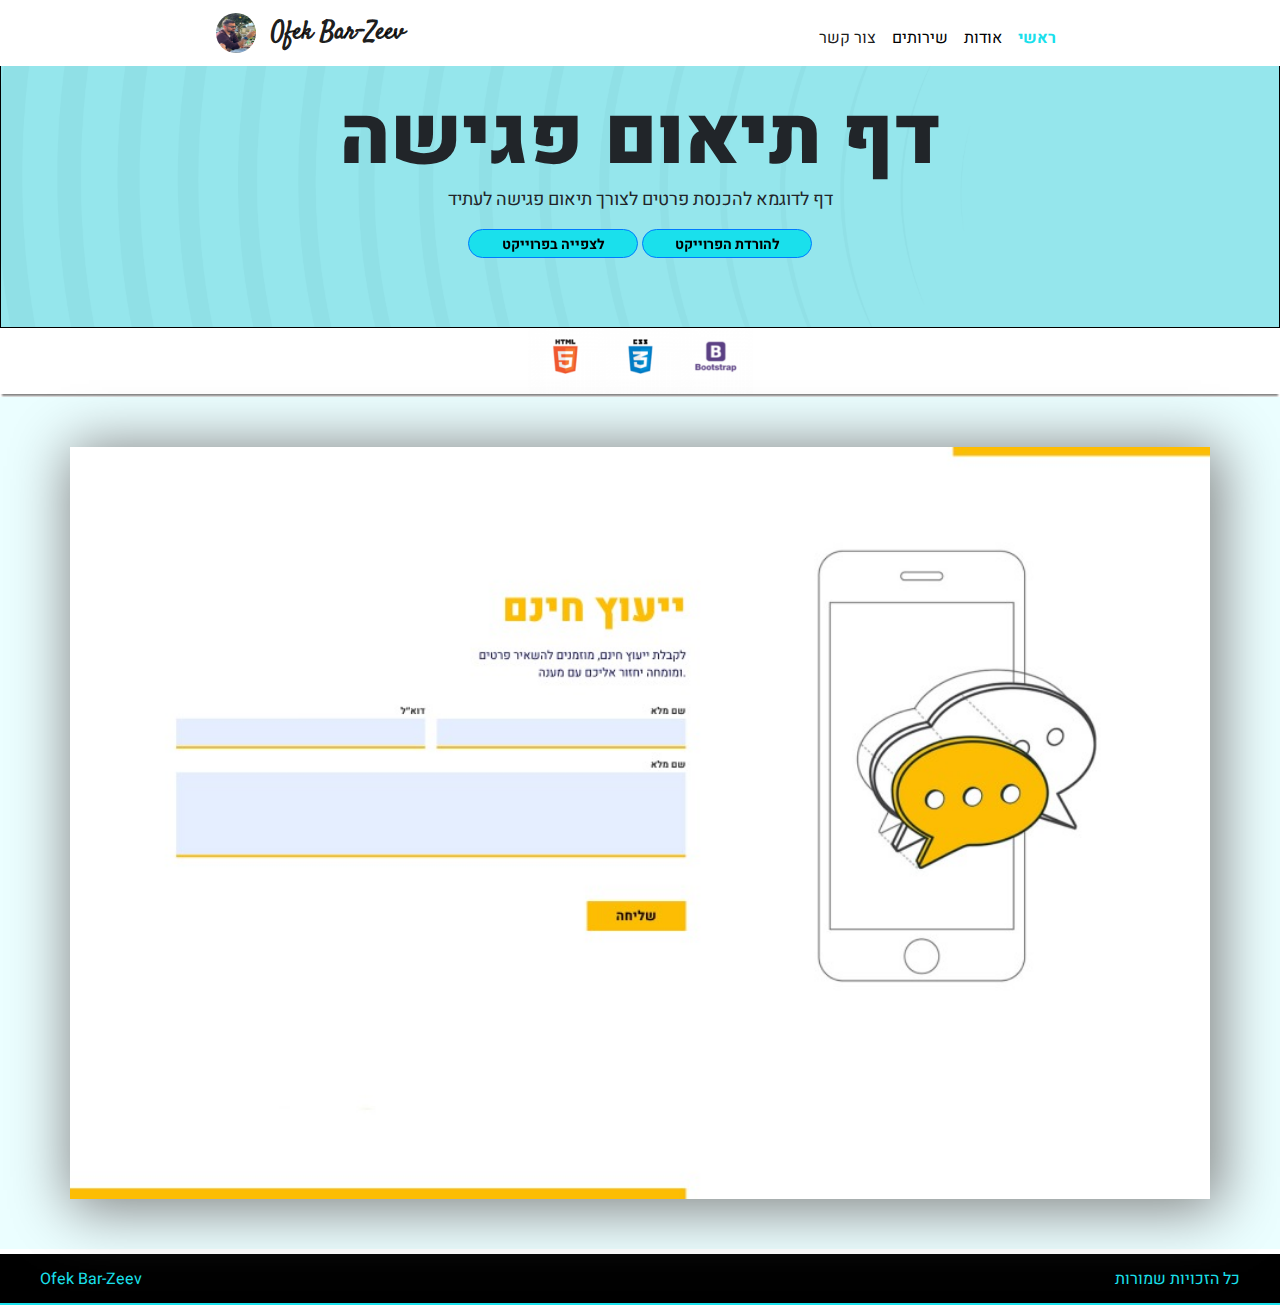
<file: projects/project3/p3_landing.html>
<!DOCTYPE html>
<html lang="en">

<head>
    <meta charset="UTF-8">
    <meta name="viewport" content="width=device-width, initial-scale=1.0">
    <title>Landing Page 3</title>
    <link rel="icon" href="path/to/favicon.ico">
    <link href="https://stackpath.bootstrapcdn.com/bootstrap/4.5.2/css/bootstrap.min.css" rel="stylesheet">
    <link rel="preconnect" href="https://fonts.googleapis.com">
<link rel="preconnect" href="https://fonts.gstatic.com" crossorigin>
<link href="https://fonts.googleapis.com/css2?family=Playwrite+PE:wght@100..400&family=Satisfy&display=swap" rel="stylesheet">
<link rel="stylesheet" href="style/style_landing.css">


</head>

<body>

    <nav class="navbar fixed-top navbar-expand-lg navbar-light">
        <a class="navbar-brand  " id="nav-left" href="../../index.html">
            <img src="images/ofek.png" alt="logo of ofek bar-zeev">
<span class="name">Ofek Bar-Zeev</span>
</a>
        <button class="navbar-toggler" type="button" data-toggle="collapse" data-target="#navbarNav"
            aria-controls="navbarNav" aria-expanded="false" aria-label="Toggle navigation">
            <span class="navbar-toggler-icon"></span>
        </button>
        <div class="collapse navbar-collapse" id="navbarNav">
            <ul class="navbar-nav ml-auto links--">
                <li class="nav-item active">
                    <a class="nav-link" href="#">צור קשר</a>
                </li>
                <li class="nav-item">
                    <a class="nav-link" href="#">שירותים</a>
                </li>
                <li class="nav-item">
                    <a class="nav-link" href="#">אודות</a>
                </li>
                <li class="nav-item">
                    <a class="nav-link" id="main" href="#">ראשי</a>
                </li>
            </ul>
        </div>
    </nav>

    <script src="https://code.jquery.com/jquery-3.5.1.slim.min.js"></script>
    <script src="https://cdn.jsdelivr.net/npm/@popperjs/core@2.5.4/dist/umd/popper.min.js"></script>
    <script src="https://stackpath.bootstrapcdn.com/bootstrap/4.5.2/js/bootstrap.min.js"></script>


    </header>

        

        <div class="hero-section">
            
            <div class="bg-overlay"></div>
            <h1>דף תיאום פגישה</h1>
            <p>
                דף לדוגמא להכנסת פרטים לצורך תיאום פגישה לעתיד
            </p>
            <div id="btntop">
                <a href="p3.html" type="button" class="btn btn-primary btn-sm" >לצפייה בפרוייקט</a>
                <a href="p3.html" type="button" class="btn btn-primary btn-sm" download>להורדת הפרוייקט</a></div>
        </div>
        

        
        
        

        <section class="icons" id="icons">
    <img src="images/img-HTML.png" width="75px" height="75px">
    <img src="images/img-CSS.png" width="75px" height="75px"> 
    <img src="images/img-Bootstrap.png" width="75px" height="75px"> 

    </section>

    <div class="secBG"><img src="images/free counsol.jpg" alt="דף נחיתה">
        
    </div>


    <footer>
        <div class="down">
            <p>Ofek Bar-Zeev</p>
            <p>כל הזכויות שמורות</p>
        </div>
    </footer>
   

</body>

</html>
</file>
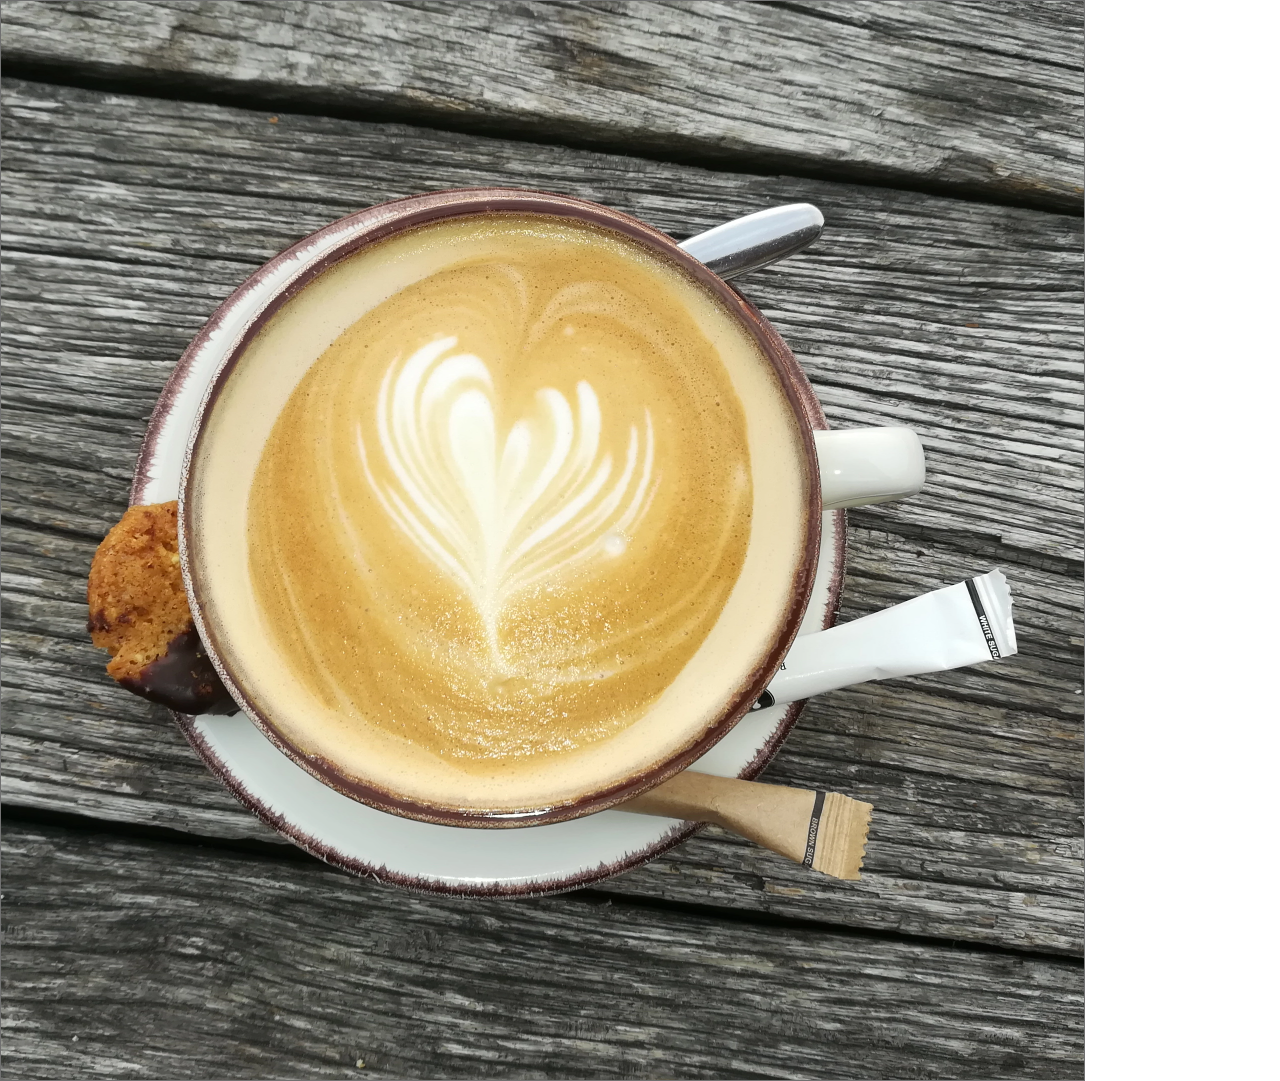
<file: projects/project4/p4.html>
<!DOCTYPE html>
<html lang="en">

<head>
    <meta charset="UTF-8">
    <meta name="viewport" content="width=device-width, initial-scale=1.0">
    <title>Porject 4</title>
    <link rel="stylesheet" href="style/style.css">
</head>

<body>
    <main>
        <div class="cofee">
            <img src="images/Coffee.png" alt="Coffee">
            <form>
                <h1>קפה טוב לבוקר טוב</h1>
                <p>לקבלת קופון לקפה חינם ומפנק שיפתח לכם את<br> היום בחיוך, יש למלא את הפרטים:</p>
                <label for="text">שם מלא</label>
                <input type="text" class="final-input" id="text" placeholder="Name" required>
                <label for="email">דוא״ל</label>
                <input type="email" class="final-input" id="email" autocomplete="on" placeholder="Email" required>
                <br>
                <a class="form-btn1" href="#" >שליחה</a>
            </form>
        </div>
    </main>
    
</body>

</html>
</file>
<file: style/style.css>
@import url('https://fonts.googleapis.com/css2?family=Satisfy&display=swap');
@import url('https://fonts.googleapis.com/css2?family=Heebo:wght@100..900&family=Satisfy&display=swap');

html, body {

  width: 100%;
  height: 100%;
  margin: 0;
  padding: 0;
  scroll-behavior:smooth
}
:root {
    --bluex-color: #1ae0ec;
  }
.navbar {
    background-color: #b0e3eb;
}

.navbar-brand img {
    border-radius: 50%;
    width: 40px;
    height: 40px;
}

.navbar-nav .nav-item .nav-link {
    color: #000;

}


.navbar-nav {
    margin-right: 200px;
}

#nav-left {
    padding-left: 200px;
}

#main{
    color: #1AE0EC;
    font-weight: bold;
}





.name {
    font-family: "Satisfy", cursive;
    font-weight: 700;
    font-size: 25px;
    font-style: normal;
  }

body {
    margin: 0;
    font-family: "Heebo", sans-serif;
    
  
}

.header{
    position: sticky;
    background-color: white;
    
}


.navbar {
    display: flex;
    text-align: center;
    justify-content: space-around;
    align-items: flex-end;
    

}

#logoname{
    font-family: "Satisfy", cursive;
    font-weight: 400;
    font-size: 25px;
    width: 79px;
    height: 35px;
}

#logoname:hover{
    text-shadow:0px 0px 30px #fdec6e;
    -moz-transition: all 0.2s ease-in;
    -o-transition: all 0.2s ease-in;
    -webkit-transition: all 0.2s ease-in;
    transition: all 0.2s ease-in;
}

.header_container {
    display: flex;
    background-color: white;
    margin-top: -31px;
    justify-content: right;
    align-items: center;
    font-family: "Heebo", sans-serif;
    font-optical-sizing: auto;
    font-weight:500;
    font-style: normal;

}


.img {
    position: relative;
    top: 0px;
    width: 32px;
    height: 32px;
    border-radius: 100%;
}


.name {
    margin-left: 10px;
    transition: transform .2s;
}

.contact {
    margin: 0px 10px;
    transition: transform .2s;
    text-decoration: none;
    color: black;

}

.service {
    margin: 0px 10px;
    transition: transform .2s;
    text-decoration: none;
    color: black;
}

.about {
    margin: 0px 10px;
    transition: transform .2s;
    text-decoration: none;
    color: black;
}

.main{
    margin: 0px 10px;
    color: #1AE0EC;
    transition: transform .2s;
     text-decoration: none;
    
    
}

main{
    direction: rtl;
}

.main:hover{
    transform: scale(1.5);
}

.about:hover{
    transform: scale(1.5);
}

.service:hover{
    transform: scale(1.5);
}

.contact:hover{
    transform: scale(1.5);
}

.hero-section {
    text-align: center;
    font-family: "Heebo", sans-serif;
    background-image: url(../images/header-background.png);
    background-position: center center;
    background-size: cover;
    padding: 70px 0;
    position: relative;
    top: 20px;

}

.hero-section>h1 {
    font-weight: 900;
    font-size: 80px;
    margin: 0;
    position: relative;

}

.hero-section>p {
    font-size: 18px;
    position: relative;
}

.bg-overlay {
    position: absolute;
    top: 0;
    left: 0;
    width: 100%;
    height: 100%;
    background-color: #13E8F163;
    border: 1px solid black;
}

/* .lang_spec{
    width: 100%;
    height: 94px;
    margin-top:22px;
    box-shadow: 0 4px 2px -2px gray;
} */

.icons{
    display: flex;
    justify-content: space-evenly;
    align-items: center;
    flex-wrap: wrap;
    margin-top:11px;
    box-shadow: 0 4px 2px -2px gray;
}

#navbar-brand{
    background-color: white;
 }

 #profilePic{
    height: 137px;
    width: 128px;
    border-radius: 100%;

 }

 #about{
    display: grid;
    place-items: center;
    text-align: center;
    margin-top: 10px;

 }

 .btn{
    border: 3px solid;
    text-decoration: none;
    background-color: #1AE0EC;
    font-weight: bold;
    border-radius: 25px;
    
 }



 .btnContainerJS{
  display: flex;
  margin-bottom: 5px;
  margin-top: 10px;
 }

 .adjBtns{
  margin-top: 32px;
 }
 
 

 #card-btn{
  display: inline-block;
  flex-wrap: wrap;
  justify-content: center;
  width: 100%;
  gap: 10px;
 }


 h2{
    color:#3A3A3A;
    font-size: 35px;
 }
 
 
  
 
  
  .card {
    background: #eee;
    border: 1px solid #1AE0EC;
    margin-bottom: 2rem;
    width: 218px;
    height: 418.8px;
  }

  .card-img-top{
    width: 286.4px;
    height: 214.8px;
  }
  .card-body-JS p, h5{
    margin: 10px;
  }

  .card img{
    max-width: 100%;
    max-height: 60%;
  }


  .main-bg-form7 {
    direction:rtl;
    background: #3a3a3a;
    width: 100%;
    height: 700px;
    color: white;
    position: relative;
    margin: 0 auto;
  }
  
  .h1-p-form {
    padding: 100px 50px 30px 0;
  }
  
  .final-form-1 {
    direction: rtl;
    display: flex;
    flex-direction: column;
    padding-right: 50px;
  }
  
  .envelop-img {
    background-repeat: no-repeat;
    background-size: contain;
    position: absolute;
    display: flex;
    top: 0.5%;
    right:50%;
    /* margin-top: 254px;
    margin-right:250px; */
  }

  
  
  .final-input,
  .final-input-last {
    background: white;
    width: 548px;
    border-bottom: 4px solid var(--bluex-color);
  
  }
  
  .final-input-last {
    height: 100px;
  }
  
  .last-btn {
    background: var(--bluex-color);
    border-radius: 50px;
    border: none;
    margin-top: 30px;
    width: 160px;
    height: 50px;
    padding: 10px 50px;
    font-size: 22px;
  }

  
  .main-bg-form7 {
    direction: rtl; 
    text-align: right; 
    width: 100% !important; 
    height: 100vh; 
    background-color: #3a3a3a; 
  }
  
  .h1-p-form {
    padding: 100px 50px 30px 0;
    
  }
  
  .final-form-1 {
    direction: rtl;
    display: flex;
    flex-direction: column;
    padding-right: 50px;
  }
  
 
  
  .final-input,
  .final-input-last {
    background: white;
    width: 548px;
    border-bottom: 4px solid var(--bluex-color);
  
  }
  
  .final-input-last {
    height: 100px;
  }
  
  .last-btn {
    background: var(--bluex-color);
    border-radius: 50px;
    border: none;
    margin-top: 30px;
    width: 160px;
    height: 50px;
    padding: 10px 50px;
    font-size: 22px;
  }

  .main-pg-pic {
    background: #f6f6f6;
    margin: 0 auto;
    
  }
  .main-tag {
    text-align: center;
    padding-top: 50px;
    margin: 0 auto;
  }
  


  .container  {
    width: 100% !important;
    display: flex;
    justify-content: space-around;
    align-items: center;
    margin: 0 auto;
    flex-wrap: wrap;
    background: #f6f6f6;
    overflow: hidden;
  }


  
 footer{
  background-color: black;
  width: 100%;
  border-bottom: 2px solid #1AE0EC;
  height: 51px;
 }
 .down{
  display: flex;
  justify-content: space-between;
  flex-wrap: wrap;
  margin: 5px 40px;
  color: #1AE0EC;
  padding-top: 13px;
}

.row{
  margin: 0 auto;
}

@media (max-width: 481px) {
  .name {
      display: none;
  }
      .envelop-img {
        display: none;
     
      }
      #nav-left {
        padding-left: 0px;
    }
  }

 


@media (max-width: 991px) {
  .name {
      display: none;
  }
  .links-- {
      text-align: right;
      margin: 0px;
      padding: 0px;
      flex-direction: column-reverse;
  }

  #nav-left {
      padding-left: 0px;
  }
  
}

@media(max-width: 991px) {
.envelop-img{
display: none;
}
}
  /*
  .card-margin{
    margin: 25px;
  }
  .main-pg-pic {
    background: #f6f6f6;
    margin: 0 auto;
  }

  .main-tag {
    text-align: center;
    padding-top: 50px;
    margin: 0 auto;
  }
  .card {
    background: white;
    border-radius: 10px;
    -webkit-box-shadow:0px 0px 10px 1px #9b9797 ;
    -moz-box-shadow:0px 0px 10px 1px #9b9797 ;
    box-shadow:0px 0px 10px 1px #9b9797 ;
    text-align: center;
    overflow: hidden;
    margin: 30px auto 30px auto;
  
  }

  .inside-pic-1 {
    background-image: url(../images/pg-1.png);
  }
  
  .inside-pic-2 {
    background-image: url(../images/pg-2.png);
  }
  
  .inside-pic-3 {
    background-image: url(../images/pg-3.png);
  }
  
  .inside-pic-4 {
    background-image: url(../images/pg-4.png);
  }
  
  .inside-pic-5 {
    background-image: url(../images/pg-5.png);
  }
  
  .inside-pic-6 {
    background-image: url(../images/pg-6.png);
  }
  
  .inside-pic-1,
  .inside-pic-2,
  .inside-pic-3,
  .inside-pic-4,
  .inside-pic-5,
  .inside-pic-6 {
    background-position: center center;
    background-size: cover;
    height: 300px;
    background-repeat: no-repeat;
  }
  
  .inside-pic-3 {
    background-size: contain;
  }
  
  .inside-pic-3:hover,
  .hovermode:hover,
  .hoverimg:hover {
    transform: scale(1.1);
    transition: 0.2s;
  }
  
  .card-content {
    padding: 20px;
    margin-bottom: 50px;
  }
  
  .card-title {
    font-size: 20px;
    margin: 20px 0 10px;
  }
  
  .card-description {
    font-size: 14px;
    color: #555;
    margin-bottom: 20px;
  }
  
  .card-icons {
    display: flex;
    justify-content: center;
    gap: 10px;
    margin-bottom: 20px;
  }
  
  .icon {
    font-size: 20px;
    color: #555;
  }
  
  .card-button {
    background-color: var(--bluex-color);
    color: white;
    border: none;
    height: 30px;
    width: 153px;
    padding: 4px 19px 5px 42px;
    border-radius: 15px;
  }
  
  .card-button:hover {
    background-color: #17b7c4;
  }
  .card-button {
    background-color: var(--bluex-color);
    color: white;
    border: none;
    height: 30px;
    width: 153px;
    padding: 4px 19px 5px 42px;
    border-radius: 15px;
  }

  .card-button:hover {
    background-color: #17b7c4;
  } */

  /* @media (min-width: 2240px) {
    .container {
      display: flex;
      justify-content: space-around;
      align-items: center;
      margin: auto;
      flex-wrap: wrap;
      background: #f6f6f6;
      overflow: hidden;
    }
  
    .card {
      width: 500px;
      background: white;
      border-radius: 10px;
      box-shadow: 0 2px 5px rgba(0, 0, 0, 0.1);
      text-align: center;
      overflow: hidden;
      margin: 50px 50px;
  
    }
  }
  
  
  
  
  
  @media (max-width: 1680px) {
  
    .container {
      display: flex;
      justify-content: space-around;
      align-items: center;
      margin: auto;
      flex-wrap: wrap;
      background: #f6f6f6;
      overflow: hidden;
    }
  
    .card {
      width: 500px;
      background: white;
      border-radius: 10px;
      box-shadow: 0 2px 5px rgba(0, 0, 0, 0.1);
      text-align: center;
      overflow: hidden;
      margin: 9px;
  
    }
  }
  
  
  
  
  @media (min-width: 1281px) {
    .about-me {
      display: flex;
      flex-direction: row;
      direction: rtl;
      align-items: center;
      justify-content: center;
      gap: 50px;
      margin: 30px;
    }
  
    .envelop-img {
      top: 0px;
      right: 1200px;
    }
  }
  
  @media (min-width: 1025px) and (max-width: 1280px) {
    .envelop-img {
      top: 0px;
      right: 700px;
    }
  }
  
  @media (min-width: 768px) and (max-width: 1024px) {
    .envelop-img {
      top: 0px;
      right: 600px;
      height: 300px;
      width: 300px;
    }
  }
  
  
  @media (min-width: 481px) and (max-width: 767px) {
    .envelop-img {
      top: 0px;
      right: 600px;
      height: 100px;
      width: 300px;
    }
  
    .navbar {
      flex-direction: column;
      align-items: flex-end;
      padding: 20px 50px;
      height: auto;
    }
  
    .menu {
      display: flex;
      flex-direction: column;
      color: var(--bluex-color);
      gap: 15px;
      position: absolute;
      top: 60px;
      right: 80px;
      background-color: #e7f4f7;
      padding: 10px;
      border-radius: 5px;
    }
  
    .logo img {
      position: fixed;
      left: 50px;
      top: 20px;
    }
  
    .my-header-name {
      display: none;
    }
  
    .icon-nav {
      display: flex;
    }
  
  }
  
  @media (max-width: 481px) {
    .envelop-img {
      top: 0px;
      right: 600px;
      height: 100px;
      width: 300px;
    }
  
    .navbar {
      flex-direction: column;
      align-items: flex-end;
      padding: 20px 50px;
      height: auto;
    }
  
    .menu {
      display: flex;
      flex-direction: column;
      color: var(--bluex-color);
      gap: 15px;
      position: absolute;
      top: 60px;
      right: 80px;
      background-color: #e7f4f7;
      padding: 10px;
      border-radius: 5px;
    }
  
    .logo img {
      position: fixed;
      left: 50px;
      top: 20px;
    }
  
    .my-header-name {
      display: none;
    }
  
    .icon-nav {
      display: flex;
    }
  } */
</file>
<file: projects/JS Projects/Calculator/style.css>
* {
    margin: 0;
    padding: 0;
    box-sizing: border-box;
}


body {
    font-family: 'Arial', sans-serif;
    background: linear-gradient(135deg, #6b728e, #3b3e47);
    color: #fff;
    display: flex;
    justify-content: center;
    align-items: center;
    height: 100vh;
    margin: 0;
}


.container {
    background: #1f2937;
    width: 400px;
    border-radius: 20px;
    box-shadow: 0 10px 20px rgba(0, 0, 0, 0.25);
    padding: 20px;
    display: flex;
    flex-direction: column;
    align-items: center;
    gap: 20px;
}


.inputField input {
    width: 100%;
    padding: 15px;
    font-size: 24px;
    border: none;
    border-radius: 10px;
    background: #374151;
    color: #ffffff;
    text-align: right;
    outline: none;
    box-shadow: inset 0 4px 8px rgba(0, 0, 0, 0.2);
}


.buttons {
    width: 100%;
    display: flex;
    flex-direction: column;
    gap: 10px;
}


.row {
    display: flex;
    gap: 10px;
}


button {
    flex: 1;
    padding: 15px;
    font-size: 18px;
    border: none;
    border-radius: 10px;
    cursor: pointer;
    transition: transform 0.2s, background-color 0.2s;
    background: linear-gradient(135deg, #4b5563, #6b7280);
    color: #ffffff;
    box-shadow: 0 4px 6px rgba(0, 0, 0, 0.2);
}


.number-btn {
    background: linear-gradient(135deg, #4b5563, #6b7280);
}

.number-btn:hover {
    background: linear-gradient(135deg, #6b7280, #9ca3af);
}


.operator {
    background: linear-gradient(135deg, #2563eb, #1d4ed8);
}

.operator:hover {
    background: linear-gradient(135deg, #3b82f6, #2563eb);
}


#= {
    background: linear-gradient(135deg, #059669, #047857);
    color: #ffffff;
    flex: 2; /* Makes it span 2 columns if needed */
}

#=:hover {
    background: linear-gradient(135deg, #10b981, #059669);
}


#clear,
#ce {
    background: linear-gradient(135deg, #dc2626, #b91c1c);
}

#clear:hover,
#ce:hover {
    background: linear-gradient(135deg, #ef4444, #dc2626);
}


.history {
    width: 35%;
    background: #1f2937;
    border-radius: 15px;
    padding: 15px;
    box-shadow: 0 4px 10px rgba(0, 0, 0, 0.2);
    max-height: 200px;
    overflow-y: auto;
}

.history h2 {
    font-size: 18px;
    color: #9ca3af;
    text-align: center;
    margin-bottom: 10px;
}

#historyList {
    list-style: none;
    padding: 0;
    margin: 0;
}

#historyList li {
    background: #374151;
    color: #ffffff;
    border-radius: 10px;
    padding: 10px;
    margin-bottom: 5px;
    box-shadow: 0 2px 4px rgba(0, 0, 0, 0.2);
}


button:hover {
    transform: translateY(-2px);
    box-shadow: 0 6px 8px rgba(0, 0, 0, 0.3);
}


button:active {
    transform: translateY(0);
    box-shadow: 0 4px 6px rgba(0, 0, 0, 0.2);
}


@media (max-width: 480px) {
    .container {
        width: 90%;
    }

    button {
        font-size: 16px;
        padding: 10px;
    }

    .inputField input {
        font-size: 20px;
    }
}
</file>
<file: projects/JS Projects/math game/style/style.css>
body {
    background-color: rgb(86, 86, 131);
    font-family: 'Times New Roman', Times, serif;
    margin: 0;
    padding: 0;
    display: flex;
    justify-content: center;
    align-items: center;
    height: 100vh;
    color: white;
}

.container {
    width: 70%;
    max-width: 1200px;
    margin: 0 auto;
    padding: 20px;
    background-color: beige;
    border-radius: 10px;
    box-shadow: 0px 0px 50px 0px rgb(75, 78, 43);
    display: flex;
    flex-direction: column;
    align-items: center;
    position: relative;
    text-align: center;
    overflow: hidden;
    transition: background-color 0.5s ease;
}

.title {
    color: black;
    font-family: 'Gill Sans', 'Gill Sans MT', Calibri, 'Trebuchet MS', sans-serif;
    font-size: 35px;
    font-weight: bold;
    text-decoration: underline;
    margin-bottom: 20px;
}

.game {
    width: 100%;
    padding: 20px;
    border-radius: 10px;
    border: 2px solid black;
    background-color: white;
    color: black;
    display: none;
    flex-direction: column;
    align-items: center;
    gap: 15px;
    font-size: 18px;
    box-shadow: 0px 0px 10px rgba(0, 0, 0, 0.5);
}

#question {
    font-size: 24px;
    margin-bottom: 15px;
    color: black;
}

#answerInput {
    padding: 10px;
    font-size: 18px;
    border: 2px solid black;
    border-radius: 5px;
    width: 50%;
    text-align: center;
}

button {
    padding: 10px 20px;
    margin: 10px;
    font-size: 18px;
    font-weight: bold;
    color: white;
    background-color: black;
    border: none;
    border-radius: 5px;
    cursor: pointer;
    transition: background-color 0.3s ease;
}

button:hover {
    background-color: rgb(75, 75, 75);
}

#result {
    font-size: 18px;
    color: black;
    margin-top: 10px;
}

#goBackButton {
    background-color: rgb(200, 50, 50);
}

#goBackButton:hover {
    background-color: rgb(150, 30, 30);
}
</file>
<file: projects/JS Projects/Weather App/style.css>
@import url("https://fonts.googleapis.com/css2?family=Poppins:ital,wght@0,100;0,200;0,300;0,400;0,500;0,600;0,700;0,800;0,900;1,100;1,200;1,300;1,400;1,500;1,600;1,700;1,800;1,900&family=Prompt:ital,wght@0,100;0,200;0,300;0,400;0,500;0,600;0,700;0,800;0,900;1,100;1,200;1,300;1,400;1,500;1,600;1,700;1,800;1,900&display=swap");
* {
  margin: 0;
  padding: 0;
  font-family: "Poppins", sans-serif;
  box-sizing: border-box;
}

body {
  background: #222;
}

#card {
  width: 90%;
  max-width: 731px;
  background: linear-gradient(135deg, #0450f3, #d7ec7b);
  color: #fff;
  margin: 100px auto 0;
  border-radius: 20px;
  padding: 40px 35px;
  text-align: center;
}

#countryDropdown{
  display: flex;
  align-items: center;
  align-content: center;
  justify-content: space-between;
  width: 200px;
  height: 52px;
  font-weight: 600;
  

  
}

#hello{
    font-size: 20px;
    font-weight: 500;
    margin-bottom: 25px;
}

.search {
  width: 100%;
  display: flex;
  align-items: center;
  justify-content: space-between;
}

.search input {
  border: 0;
  outline: 0;
  background: #ebfffc;
  color: #555;
  padding: 10px 25px;
  height: 60px;
  border-radius: 30px;
  flex: 1;
  margin-right: 16px;
  font-size: 18px;
}

.search button {
  border: 0;
  outline: 0;
  background: #ebfffc;
  border-radius: 50%;
  width: 60px;
  height: 60px;
  cursor: pointer;
  margin-left: 10px;
}

.search button img {
  width: 35px;
}

.weather-icon {
  width: 170px;
  margin-top: 30px;
}

.weather h1 {
  font-size: 80px;
  font-weight: 500;
}
.weather h2 {
  font-size: 45px;
  font-weight: 400;
  margin-top: -10px;
}

.details {
  display: flex;
  align-items: center;
  justify-content: space-between;
  padding: 30px 20px;
  margin-top: 50px;
}

.col {
  display: flex;
  align-items: center;
  text-align: left;
}
.col img {
  width: 40px;
  margin-right: 10px;
}

.humidity,
.wind {
  font-size: 28px;
  margin-top: -6px;
}
.weather{
    display: none;
}

.erorr {
  text-align: left;
  margin-left: 10px;
  font-size: 14px;
  margin-top: 10px;
  display: none;
}
</file>
<file: projects/JS Projects/World Flags/styles.css>
* {
  margin: 0;
  padding: 0;
  box-sizing: border-box;
}

.img {
  height: 35%;
}

.fa:hover {
  cursor: pointer;
}
</file>
<file: projects/project1/style/style_landing.css>
@import url('https://fonts.googleapis.com/css2?family=Satisfy&display=swap');
@import url('https://fonts.googleapis.com/css2?family=Heebo:wght@100..900&family=Satisfy&display=swap');

.navbar {
    background-color: #FFFFFF;
}

.navbar-brand img {
    border-radius: 50%;
    width: 40px;
    height: 40px;
}

.navbar-nav .nav-item .nav-link {
    color: #000;

}


.navbar-nav {
    margin-right: 200px;
}

#nav-left {
    padding-left: 200px;
}

#main{
    color: #1AE0EC;
    font-weight: bold;
}



@media (max-width: 481px) {
    .name {
        display: none;
    }

    #nav-left {
        padding-left: 0px;
    }
}

@media (max-width: 991px) {
    .name {
        display: none;
    }
    .links-- {
        text-align: right;
        margin: 0px;
        padding: 0px;
        flex-direction: column-reverse;
    }

    #nav-left {
        padding-left: 0px;
    }
}

.name {
    font-family: "Satisfy", cursive;
    font-weight: 700;
    font-size: 25px;
    font-style:normal;
  }

body {
    margin: 0;
    font-family: "Heebo", sans-serif;
    
  
}

nav{
    position: sticky;
    top: 0;
}

.header{
    background-color: white;
}


.navbar {
    display: flex;
    text-align: center;
    justify-content: space-around;
    align-items: flex-end;
    
}

#logoname{
    font-family: "Satisfy", cursive;
    font-weight: 400;
    font-size: 25px;
    width: 79px;
    height: 35px;
}

#logoname:hover{
    text-shadow:0px 0px 30px #1238e1;
    -moz-transition: all 0.2s ease-in;
    -o-transition: all 0.2s ease-in;
    -webkit-transition: all 0.2s ease-in;
    transition: all 0.2s ease-in;
}

.header_container {
    display: flex;
    background-color: white;
    margin-top: -31px;
    justify-content: right;
    align-items: center;
    font-family: "Heebo", sans-serif;
    font-optical-sizing: auto;
    font-weight:500;
    font-style: normal;

}


.img {
    position: relative;
    top: 0px;
    width: 32px;
    height: 32px;
    border-radius: 100%;
}


.name {
    margin-left: 10px;
    transition: transform .2s;
}

.contact {
    margin: 0px 10px;
    transition: transform .2s;
    text-decoration: none;
    color: black;

}

.service {
    margin: 0px 10px;
    transition: transform .2s;
    text-decoration: none;
    color: black;
}

.about {
    margin: 0px 10px;
    transition: transform .2s;
    text-decoration: none;
    color: black;
}

.main{
    margin: 0px 10px;
    color: #1AE0EC;
    transition: transform .2s;
     text-decoration: none;
    
    
}

main{
    direction: rtl;
}

.main:hover{
    transform: scale(1.5);
}

.about:hover{
    transform: scale(1.5);
}

.service:hover{
    transform: scale(1.5);
}

.contact:hover{
    transform: scale(1.5);
}

.hero-section {
    text-align: center;
    font-family: "Heebo", sans-serif;
    background-image: url(../images/header-background.png);
    background-position: center center;
    background-size: cover;
    padding: 70px 0;
    position: relative;
    top: 20px;
    

}

.hero-section>h1 {
    font-weight: 900;
    font-size: 80px;
    margin: 0;
    position: relative;

}

.hero-section>p {
    font-size: 18px;
    position: relative;
}

.bg-overlay {
    position: absolute;
    top: 0;
    left: 0;
    width: 100%;
    height: 100%;
    background-color: #13E8F163;
    border: 1px solid black;
    
    
}

/* .lang_spec{
    width: 100%;
    height: 94px;
    margin-top:22px;
    box-shadow: 0 4px 2px -2px gray;
} */

.icons{
    display: flex;
    justify-content: center;
    align-items: center;
    flex-wrap: wrap;
    margin-top:11px;
    box-shadow: 0 4px 2px -2px gray;
}

#navbar-brand{
    background-color: white;
    text-decoration: none;
    color: black;
 }

 #profilePic{
    height: 137px;
    width: 128px;
    border-radius: 100%;

 }

 #about{
    display: grid;
    place-items: center;
    text-align: center;
    margin-top: 10px;

 }

 .btn{
    background-color: #1AE0EC;
    color: black;
    font-weight: bold;
    height: 29px;
    width: 170px;
    border-radius: 25px;
 }

 h2{
    color:#3A3A3A;
    font-size: 35px;
 }

 .secBG{
    display: flex;
    justify-content: center;
    align-items: center;
    margin: 0 ;
    margin-top: 3px;
    width: 100%;
    background-color: #EBFEFF;
    padding: 0px 20px;
 }

 .secBG > img{
    position: relative;
    background-size: cover;
    width: 100%;
    margin: 50px 50px;
    box-shadow: 5px 5px 55px 5px gray;
    

 }


 footer{
    background-color: black;
    width: 100%;
    border-bottom: 2px solid #1AE0EC;
    height: 51px;


 }
 .down{
    display: flex;
    justify-content: space-between;
    flex-wrap: wrap;
    margin: 5px 40px;
    color: #1AE0EC;
    padding-top: 13px;
 }


 #btntop{
    
    position: relative;
    z-index: 10000;
 }

 #main{
    color: #1AE0EC;
    font-weight: bold;
}
</file>
<file: projects/project1/style/style.css>
@import url('https://fonts.googleapis.com/css2?family=Heebo:wght@100..900&display=swap');

body{margin: 0;
    direction: rtl;
    font-family: "Heebo", sans-serif;
    }

    .upper{
        background-image: url(../images/Path\ 15@2x.png);
        background-position: center center;
        background-size: cover;
        width: 100%;
        height: 590px;
        position: relative;
    }
    .content{
        width: 569px;
        height: 643px;
        background-color: #000;
        opacity: 0.8;
        position: absolute;
        top: 141px;
        right: 300px;
        padding: 35px;
        color:#eee;
        
        
    }

    h1{
        font-size: 36px;
        font-weight: 900;
        text-align: center;
    }

    p{
        font-size: 20px;
        font-weight: 500;
        color: white;
        text-align: center;
        font-family: "Heebo", regular;

    }
    form{
        margin-top: 80px;
    }
    label{
        font-size: 16px;
        font-weight: bold;
    }

    .field{
        width: 85%;
        border: 1px solid #D31C75;
        height: 50px;
        margin-bottom: 20px;
        margin-right:0px ;
        
    }

    input[type=submit]{
    background-color: #D31C75;
    font-size: 22px;
    font-weight: bold;
    border: none;
    font-family: hebbo;
    width: 166px;
    height: 50px;
    color: #FFF ;
    font-family: "Heebo", sans-serif;
    


    }

    @media screen and (max-width:1300px){
        .content{
            right: 50%;
            transform: translateX(50%);
        }

        .upper{
           height: 321px;
        }
    }

   @media screen and (max-width:800px) {
    .content{
        width: 66%;
        height: 182%;
    }
    
   }
</file>
<file: projects/project2/style/style_landing.css>
@import url('https://fonts.googleapis.com/css2?family=Satisfy&display=swap');
@import url('https://fonts.googleapis.com/css2?family=Heebo:wght@100..900&family=Satisfy&display=swap');

body{
    direction: rlt;
}

.navbar {
    background-color: #FFFFFF;
}

.navbar-brand img {
    border-radius: 50%;
    width: 40px;
    height: 40px;
}

.navbar-nav .nav-item .nav-link {
    color: #000;

}


.navbar-nav {
    margin-right: 200px;
}

#nav-left {
    padding-left: 200px;
}

#main{
    color: #1AE0EC;
    font-weight: bold;
}



@media (max-width: 481px) {
    .name {
        display: none;
    }

    #nav-left {
        padding-left: 0px;
    }
}

@media (max-width: 991px) {
    .name {
        display: none;
    }
    .links-- {
        text-align: right;
        margin: 0px;
        padding: 0px;
        flex-direction: column-reverse;
    }

    #nav-left {
        padding-left: 0px;
    }
}

.name {
    font-family: "Satisfy", cursive;
    font-weight: 700;
    font-size: 25px;
    font-style:normal;
  }

body {
    margin: 0;
    font-family: "Heebo", sans-serif;
    
  
}

nav{
    position: sticky;
    top: 0;
}

.header{
    background-color: white;
}


.navbar {
    display: flex;
    text-align: center;
    justify-content: space-around;
    align-items: flex-end;
    
}

#logoname{
    font-family: "Satisfy", cursive;
    font-weight: 400;
    font-size: 25px;
    width: 79px;
    height: 35px;
}

#logoname:hover{
    text-shadow:0px 0px 30px #1238e1;
    -moz-transition: all 0.2s ease-in;
    -o-transition: all 0.2s ease-in;
    -webkit-transition: all 0.2s ease-in;
    transition: all 0.2s ease-in;
}

.header_container {
    display: flex;
    background-color: white;
    margin-top: -31px;
    justify-content: right;
    align-items: center;
    font-family: "Heebo", sans-serif;
    font-optical-sizing: auto;
    font-weight:500;
    font-style: normal;

}


.img {
    position: relative;
    top: 0px;
    width: 32px;
    height: 32px;
    border-radius: 100%;
}


.name {
    margin-left: 10px;
    transition: transform .2s;
}

.contact {
    margin: 0px 10px;
    transition: transform .2s;
    text-decoration: none;
    color: black;

}

.service {
    margin: 0px 10px;
    transition: transform .2s;
    text-decoration: none;
    color: black;
}

.about {
    margin: 0px 10px;
    transition: transform .2s;
    text-decoration: none;
    color: black;
}

.main{
    margin: 0px 10px;
    color: #1AE0EC;
    transition: transform .2s;
     text-decoration: none;
    
    
}

main{
    direction: rtl;
}

.main:hover{
    transform: scale(1.5);
}

.about:hover{
    transform: scale(1.5);
}

.service:hover{
    transform: scale(1.5);
}

.contact:hover{
    transform: scale(1.5);
}

.hero-section {
    text-align: center;
    font-family: "Heebo", sans-serif;
    background-image: url(../images/header-background.png);
    background-position: center center;
    background-size: cover;
    padding: 70px 0;
    position: relative;
    top: 20px;
    

}

.hero-section>h1 {
    font-weight: 900;
    font-size: 80px;
    margin: 0;
    position: relative;

}

.hero-section>p {
    font-size: 18px;
    position: relative;
}

.bg-overlay {
    position: absolute;
    top: 0;
    left: 0;
    width: 100%;
    height: 100%;
    background-color: #13E8F163;
    border: 1px solid black;
    
    
}

/* .lang_spec{
    width: 100%;
    height: 94px;
    margin-top:22px;
    box-shadow: 0 4px 2px -2px gray;
} */

.icons{
    display: flex;
    justify-content: center;
    align-items: center;
    flex-wrap: wrap;
    margin-top:11px;
    box-shadow: 0 4px 2px -2px gray;
}

#navbar-brand{
    background-color: white;
    text-decoration: none;
    color: black;
 }

 #profilePic{
    height: 137px;
    width: 128px;
    border-radius: 100%;

 }

 #about{
    display: grid;
    place-items: center;
    text-align: center;
    margin-top: 10px;

 }

 .btn{
    background-color: #1AE0EC;
    color: black;
    font-weight: bold;
    height: 29px;
    width: 170px;
    border-radius: 25px;
 }

 h2{
    color:#3A3A3A;
    font-size: 35px;
 }

 .secBG{
    display: flex;
    justify-content: center;
    align-items: center;
    margin: 0 ;
    margin-top: 3px;
    width: 100%;
    background-color: #EBFEFF;
    padding: 0px 20px;
 }

 .secBG > img{
    position: relative;
    background-size: cover;
    width: 100%;
    margin: 50px 50px;
    box-shadow: 5px 5px 55px 5px gray;
    

 }


 footer{
    background-color: black;
    width: 100%;
    border-bottom: 2px solid #1AE0EC;
    height: 51px;


 }
 .down{
    display: flex;
    justify-content: space-between;
    flex-wrap: wrap;
    margin: 5px 40px;
    color: #1AE0EC;
    padding-top: 13px;
 }


 #btntop{
    
    position: relative;
    z-index: 10000;
 }

 #main{
    color: #1AE0EC;
    font-weight: bold;
}
</file>
<file: projects/project2/style/style.css>
@import url("https://fonts.googleapis.com/css2?family=Assistant:wght@200..800&display=swap");
body {
  margin: 0 auto;
  width: 100%;
  font-family: "Assistant", sans-serif;
  direction: rtl;
}

img {
  width: 100%;
  height: 800px;
}

.mainProject {
  display: flex;
  justify-content: center;
  align-items: center;
  position: relative;
  text-align: center;
}

.cardInfo {
  position: absolute;
  display: block;
}

h1 {
  color: #d3e10e;
  font-weight: bold;
  font-size: 86px;
}

p {
  color: #f9f9f9;
  font-weight: 20px;
  font-size: 20px;
}

form {
  margin-top: 30px;
  text-align: right;
  direction: rtl;
  display: flex;
  flex-wrap: wrap;
  flex-direction: row;
  align-items: center;
  justify-content: center;
}

label {
  display: block;
  margin-bottom: 8px;
  font-size: 16px;
}

.field {
  padding: 8px;
  border-bottom: 2px solid #d3e10e;
  border-radius: 5px;
  font-size: 16px;
  width: 100%;
  background: #f6f6f6;
}

.sumbit {
  border: none;
  font-size: 16px;
  background-color: #d3e10e;
  display: inline-block;
  height: 40px;
  padding: 10px 50px;
  margin: 25px 15px 0 0;
  text-align: center;
}

.formGroup {
  margin: 20px;
}

.btn{
  border: none;
  font-size: 16px;
  background-color: #d3e10e;
  color: black;
  font-weight: bold;
  display: inline-block;
  height: 40px;
  padding: 10px 50px;
  margin: 25px 15px 0 0;
  text-align: center;
}

@media (max-width: 768px) {
  .mainProject {
    flex-direction: column;
    align-items: center;
  }
  h1 {
    font-size: 48px;
  }
  p {
    font-size: 16px;
    padding-bottom: 100px;
  }
  form {
    flex-direction: column;
    align-items: stretch;
    margin: 0 50px;
  }
  .formGroup {
    font-size: 14px;
    margin-bottom: 8px;
  }
  .field {
    font-size: 14px;
  }
  .sumbit {
    padding: 10px 20px;
    margin: 20px 0 0 0;
    height: auto;
    font-size: 14px;
    cursor: pointer;
  }
  
}
@media (max-width: 480px) {
  img {
    height: 400px;
    margin: 0;
    padding: auto;
  }
  h1 {
    font-size: 36px;
  }
  p {
    font-size: 14px;
  }
  .field {
    font-size: 12px;
  }
  .submit {
    padding: 10px 15px;
    font-size: 12px;
  }
}/*# sourceMappingURL=style.css.map */
</file>
<file: projects/project3/style/style.css>
body {
    font-family: Arial, sans-serif;
    direction: rtl;
    background-color: #fff;
    height: 100vh;
    display: flex;
    justify-content:space-between;
    flex-direction: column;
    align-items: center;
    margin: 0;
}

.container {
    width: 100%;
  
}

.form-container h1 {
    color: #FDBD03;
    font-size: 36px;
    margin-bottom: 10px;
    text-align: right;
}

.form-container p {
    color: #020253;
    margin-bottom: 20px;
    text-align: right;
}

.btn-custom {
    background-color: #FDBD03;
    color: #050303;
}

.image-container img {
    max-width: 100%;
    height: auto;
}

.form-control {
    background: #E5EEFF;
    border-bottom: #FDBD03 2px solid;
}

label {
    display: flex;
    text-align: right;
    font-size: 16px;
}

.head-img{
    display: inline-flex;
    flex-direction: row;
    background: #FDBD03;
    border-radius: 50px;
    margin-top: 50px;
    height: 50px;
    width: 50px;
    background-position: center center;
    background-repeat: no-repeat;
    background-size: 30px;
    background-image: url(../images/wahtsapp.svg);
}

.icon-i>img {
    display: inline-flex;
    flex-direction: row;
    background: #FDBD03;
    border-radius: 50px;
    margin-top: 50px;
    height: 50px;
    width: 50px;
    background-position: center center;

}
.icon-i :nth-child(4){
    background-image: url(../images/facebook.svg);
    background-position: center center;
    background-repeat: no-repeat;
    background-size: 16px;
}
.icon-i :nth-child(3){
    background-image: url(../images/phone.svg);
    background-position: center center;
    background-repeat: no-repeat;
    background-size: 27px;

}
.icon-i :nth-child(2){
    background-image: url(../images/location.svg);
    background-position: center center;
    background-repeat: no-repeat;
    background-size: 16px;

}
.icon-i :nth-child(1){
    background-image: url(../images/linkdin.svg);
    background-position: center center;
    background-repeat: no-repeat;
    background-size: 16px;
}

.right-btn{
    display: flex;
    align-items: end;
}

.upperLineContainer{
   position: relative;
    width: 100%;
    top: auto;

    
}
.upperLine{
    background-color: #FDBD03;
    height: 18px;
    width: 25%;
}

.bottomLine{
    background-color: #FDBD03;
    height: 18px;
    width: 50%;
}

.bottomLineContainer{
    display: flex;
    justify-content: end;
    position: relative;
    width: 100%;
    margin: 25px auto 0 0;
    bottom: auto;
}
</file>
<file: projects/project3/style/style_landing.css>
@import url('https://fonts.googleapis.com/css2?family=Satisfy&display=swap');
@import url('https://fonts.googleapis.com/css2?family=Heebo:wght@100..900&family=Satisfy&display=swap');

body{
    direction: rlt;
}

.navbar {
    background-color: #FFFFFF;
}

.navbar-brand img {
    border-radius: 50%;
    width: 40px;
    height: 40px;
}

.navbar-nav .nav-item .nav-link {
    color: #000;

}


.navbar-nav {
    margin-right: 200px;
}

#nav-left {
    padding-left: 200px;
}

#main{
    color: #1AE0EC;
    font-weight: bold;
}



@media (max-width: 481px) {
    .name {
        display: none;
    }

    #nav-left {
        padding-left: 0px;
    }
}

@media (max-width: 991px) {
    .name {
        display: none;
    }
    .links-- {
        text-align: right;
        margin: 0px;
        padding: 0px;
        flex-direction: column-reverse;
    }

    #nav-left {
        padding-left: 0px;
    }
}

.name {
    font-family: "Satisfy", cursive;
    font-weight: 700;
    font-size: 25px;
    font-style:normal;
  }

body {
    margin: 0;
    font-family: "Heebo", sans-serif;
    
  
}

nav{
    position: sticky;
    top: 0;
}

.header{
    background-color: white;
}


.navbar {
    display: flex;
    text-align: center;
    justify-content: space-around;
    align-items: flex-end;
    
}

#logoname{
    font-family: "Satisfy", cursive;
    font-weight: 400;
    font-size: 25px;
    width: 79px;
    height: 35px;
}

#logoname:hover{
    text-shadow:0px 0px 30px #1238e1;
    -moz-transition: all 0.2s ease-in;
    -o-transition: all 0.2s ease-in;
    -webkit-transition: all 0.2s ease-in;
    transition: all 0.2s ease-in;
}

.header_container {
    display: flex;
    background-color: white;
    margin-top: -31px;
    justify-content: right;
    align-items: center;
    font-family: "Heebo", sans-serif;
    font-optical-sizing: auto;
    font-weight:500;
    font-style: normal;

}


.img {
    position: relative;
    top: 0px;
    width: 32px;
    height: 32px;
    border-radius: 100%;
}


.name {
    margin-left: 10px;
    transition: transform .2s;
}

.contact {
    margin: 0px 10px;
    transition: transform .2s;
    text-decoration: none;
    color: black;

}

.service {
    margin: 0px 10px;
    transition: transform .2s;
    text-decoration: none;
    color: black;
}

.about {
    margin: 0px 10px;
    transition: transform .2s;
    text-decoration: none;
    color: black;
}

.main{
    margin: 0px 10px;
    color: #1AE0EC;
    transition: transform .2s;
     text-decoration: none;
    
    
}

main{
    direction: rtl;
}

.main:hover{
    transform: scale(1.5);
}

.about:hover{
    transform: scale(1.5);
}

.service:hover{
    transform: scale(1.5);
}

.contact:hover{
    transform: scale(1.5);
}

.hero-section {
    text-align: center;
    font-family: "Heebo", sans-serif;
    background-image: url(../images/header-background.png);
    background-position: center center;
    background-size: cover;
    padding: 70px 0;
    position: relative;
    top: 20px;
    

}

.hero-section>h1 {
    font-weight: 900;
    font-size: 80px;
    margin: 0;
    position: relative;

}

.hero-section>p {
    font-size: 18px;
    position: relative;
}

.bg-overlay {
    position: absolute;
    top: 0;
    left: 0;
    width: 100%;
    height: 100%;
    background-color: #13E8F163;
    border: 1px solid black;
    
    
}

/* .lang_spec{
    width: 100%;
    height: 94px;
    margin-top:22px;
    box-shadow: 0 4px 2px -2px gray;
} */

.icons{
    display: flex;
    justify-content: center;
    align-items: center;
    flex-wrap: wrap;
    margin-top:11px;
    box-shadow: 0 4px 2px -2px gray;
}

#navbar-brand{
    background-color: white;
    text-decoration: none;
    color: black;
 }

 #profilePic{
    height: 137px;
    width: 128px;
    border-radius: 100%;

 }

 #about{
    display: grid;
    place-items: center;
    text-align: center;
    margin-top: 10px;

 }

 .btn{
    background-color: #1AE0EC;
    color: black;
    font-weight: bold;
    height: 29px;
    width: 170px;
    border-radius: 25px;
 }

 h2{
    color:#3A3A3A;
    font-size: 35px;
 }

 .secBG{
    display: flex;
    justify-content: center;
    align-items: center;
    margin: 0 ;
    margin-top: 3px;
    width: 100%;
    background-color: #EBFEFF;
    padding: 0px 20px;
 }

 .secBG > img{
    position: relative;
    background-size: cover;
    width: 100%;
    margin: 50px 50px;
    box-shadow: 5px 5px 55px 5px gray;
    

 }


 footer{
    background-color: black;
    width: 100%;
    border-bottom: 2px solid #1AE0EC;
    height: 51px;


 }
 .down{
    display: flex;
    justify-content: space-between;
    flex-wrap: wrap;
    margin: 5px 40px;
    color: #1AE0EC;
    padding-top: 13px;
 }


 #btntop{
    
    position: relative;
    z-index: 10000;
 }

 #main{
    color: #1AE0EC;
    font-weight: bold;
}
</file>
<file: projects/project4/style/style.css>
@import url("https://fonts.googleapis.com/css2?family=Heebo:wght@100..900&display=swap");

 
 body {
    margin: 0;
    background: #FFFFFF;
}

.cofee {
    display: flex;
    flex-direction: row;
    background-color: #FFFFFF;
    width: 100%;
}

h1 {
    font-family: "Heebo", sans-serif;
    font-weight: bold;
}

p {
    font-family: "Heebo", sans-serif;
}

form {
    display: flex;
    justify-content: center;
    align-items: start;
    flex-direction: column;
    color: #020253;
    direction: rtl;
    padding: 200px;
}

label {
    color: #2C2C2C;
    font-family: "Heebo", sans-serif;
    font-weight: bold;
}

input {
    height: 50px;
    width: 100%;
    border: none;
    border-bottom: 4px solid #020253;
    background: #E5EEFF;
}

.form-btn1 {
    background: #020253;
    color: #FFFFFF;
    text-decoration: none;
    font-family: "Heebo", sans-serif;
    font-weight: bold;
    padding: 5px 32px;
}


div > a {
    display: block;
    position: fixed;
    text-align: center;
    background: #8b8686;
    color: whitesmoke;
    height: 50px;
    min-width: 100%;
    align-content: center;
    text-decoration: none;
    font-weight: bold;
    font-size: x-large;
    bottom: 0px;
   
  }

/* Responsive design */
@media (max-width: 1200px) {
    form {
        padding: 150px;
    }

    input {
        width: 90%;
    }
}

@media (max-width: 992px) {
    .cofee {
        flex-direction: column;
    }

    form {
        padding: 100px;
    }

    input {
        width: 85%;
    }
}

@media (max-width: 768px) {
    form {
        padding: 50px;
    }

    input {
        width: 80%;
    }

    .form-btn1 {
        padding: 5px 20px;
    }

    div > a {
        font-size: large;
    }
}

@media (max-width: 576px) {
    form {
        padding: 20px;
    }

    input {
        width: 75%;
    }

    .form-btn1 {
        padding: 5px 15px;
    }

    div > a {
        font-size: medium;
    }
}

@media (max-width: 400px) {
    form {
        padding: 10px;
    }

    input {
        width: 70%;
    }

    .form-btn1 {
        padding: 5px 10px;
    }

    div > a {
        font-size: small;
    }
}
</file>
